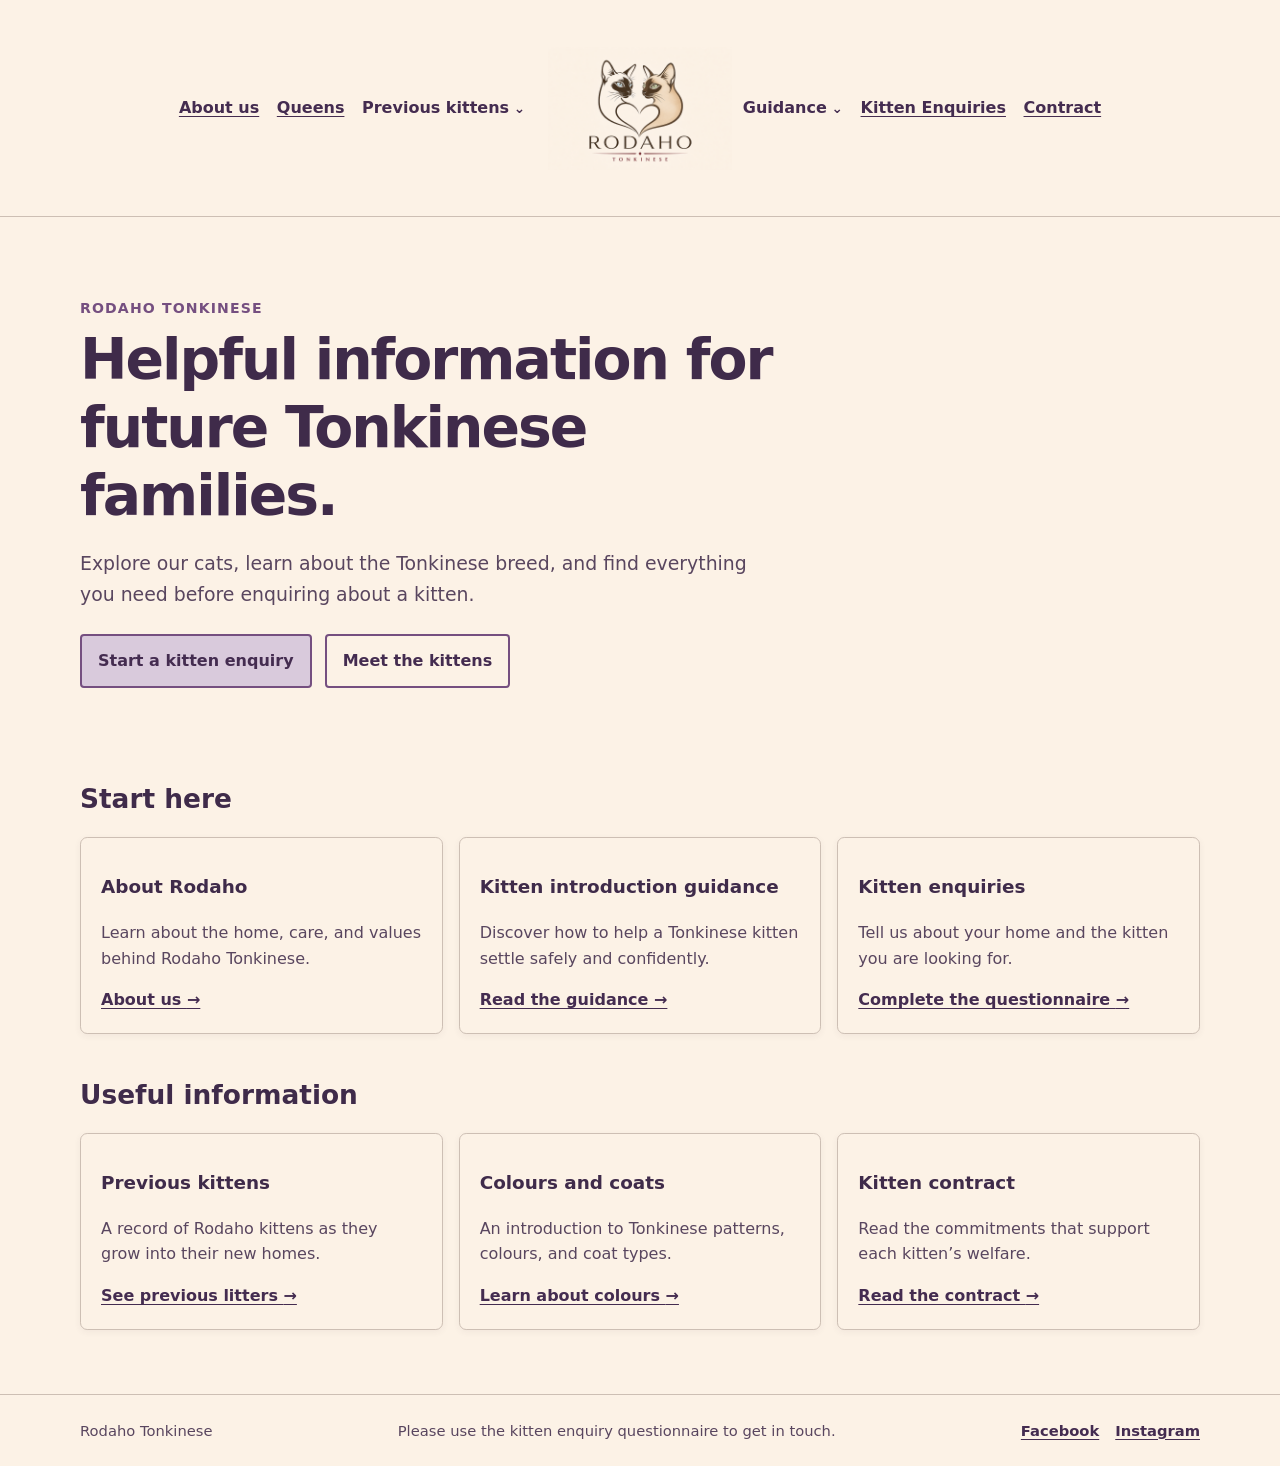
<file: index.html>
<!doctype html>
<html lang="en-GB">
<head>
  <meta charset="utf-8">
  <meta name="viewport" content="width=device-width, initial-scale=1">
  <meta name="description" content="Rodaho Tonkinese offers clear UK information for prospective Tonkinese kitten families, including care, colours, enquiries, and responsible ownership.">
  <meta name="author" content="Rodaho Tonkinese">
  <meta name="robots" content="index,follow">
  <link rel="canonical" href="https://rodaho.co.uk/">
  <meta property="og:locale" content="en_GB">
  <meta property="og:type" content="website">
  <meta property="og:site_name" content="Rodaho Tonkinese">
  <meta property="og:title" content="Rodaho Tonkinese | UK Tonkinese Kittens &amp; Breed Information">
  <meta property="og:description" content="Clear UK information for prospective Tonkinese kitten families.">
  <meta property="og:url" content="https://rodaho.co.uk/">
  <meta name="twitter:card" content="summary">
  <title>Rodaho Tonkinese | UK Tonkinese Kittens &amp; Breed Information</title>
  <link rel="stylesheet" href="styles.css">
  <script type="application/ld+json">{"@context":"https://schema.org","@graph":[{"@type":"WebSite","name":"Rodaho Tonkinese","alternateName":"Rodaho","url":"https://rodaho.co.uk/"},{"@type":"Organization","name":"Rodaho Tonkinese","url":"https://rodaho.co.uk/","sameAs":["https://www.facebook.com/RodahoTonkinese/","https://www.instagram.com/rodahotonkinese/"]}]}</script>
</head>
<body>
  <a class="skip-link" href="#main">Skip to main content</a>
  <header class="site-header">
    <div class="bar">
      <a class="brand" href="index.html">RODAHO <span>TONKINESE</span></a>
      <nav aria-label="Main navigation"><ul>
        <li><a href="about-us.html">About us</a></li><li><a href="breeding-queens.html">Queens</a></li><li><details class="nav-dropdown"><summary>Previous kittens</summary><ul><li><a href="moana-kittens.html">Moana's kittens</a></li><li><a href="nessa-kittens.html">Nessa's kittens</a></li></ul></details></li><li><details class="nav-dropdown"><summary>Guidance</summary><ul><li><a href="kitten-introductions.html">Kitten Introduction Guidance</a></li><li><a href="colours-coats.html">Colours &amp; coats</a></li></ul></details></li><li><a href="enquiry.html">Kitten Enquiries</a></li><li><a href="contract.html">Contract</a></li>
      </ul></nav>
    </div>
  </header>
  <main id="main">
    <section class="hero">
      <p class="eyebrow">Rodaho Tonkinese</p>
      <h1>Helpful information for future Tonkinese families.</h1>
      <p class="lead">Explore our cats, learn about the Tonkinese breed, and find everything you need before enquiring about a kitten.</p>
      <a class="button" href="enquiry.html">Start a kitten enquiry</a>
      <a class="button secondary" href="kitten-introductions.html">Meet the kittens</a>
    </section>
    <section aria-labelledby="start-heading">
      <h2 id="start-heading">Start here</h2>
      <div class="grid">
        <article class="card"><h3>About Rodaho</h3><p>Learn about the home, care, and values behind Rodaho Tonkinese.</p><a href="about-us.html">About us <span aria-hidden="true">→</span></a></article>
        <article class="card"><h3>Kitten introduction guidance</h3><p>Discover how to help a Tonkinese kitten settle safely and confidently.</p><a href="kitten-introductions.html">Read the guidance <span aria-hidden="true">→</span></a></article>
        <article class="card"><h3>Kitten enquiries</h3><p>Tell us about your home and the kitten you are looking for.</p><a href="enquiry.html">Complete the questionnaire <span aria-hidden="true">→</span></a></article>
      </div>
    </section>
    <section aria-labelledby="information-heading">
      <h2 id="information-heading">Useful information</h2>
      <div class="grid">
        <article class="card"><h3>Previous kittens</h3><p>A record of Rodaho kittens as they grow into their new homes.</p><a href="previous-kittens.html">See previous litters <span aria-hidden="true">→</span></a></article>
        <article class="card"><h3>Colours and coats</h3><p>An introduction to Tonkinese patterns, colours, and coat types.</p><a href="colours-coats.html">Learn about colours <span aria-hidden="true">→</span></a></article>
        <article class="card"><h3>Kitten contract</h3><p>Read the commitments that support each kitten’s welfare.</p><a href="contract.html">Read the contract <span aria-hidden="true">→</span></a></article>
      </div>
    </section>
  </main>
  <footer class="site-footer"><div class="footer-inner"><span>Rodaho Tonkinese</span><span>Please use the kitten enquiry questionnaire to get in touch.</span><span class="social-links"><a href="https://www.facebook.com/RodahoTonkinese/" rel="me noopener noreferrer" target="_blank">Facebook <span class="sr-only">(opens in a new tab)</span></a><a href="https://www.instagram.com/rodahotonkinese/" rel="me noopener noreferrer" target="_blank">Instagram <span class="sr-only">(opens in a new tab)</span></a></span></div></footer>
</body>
</html>
</file>
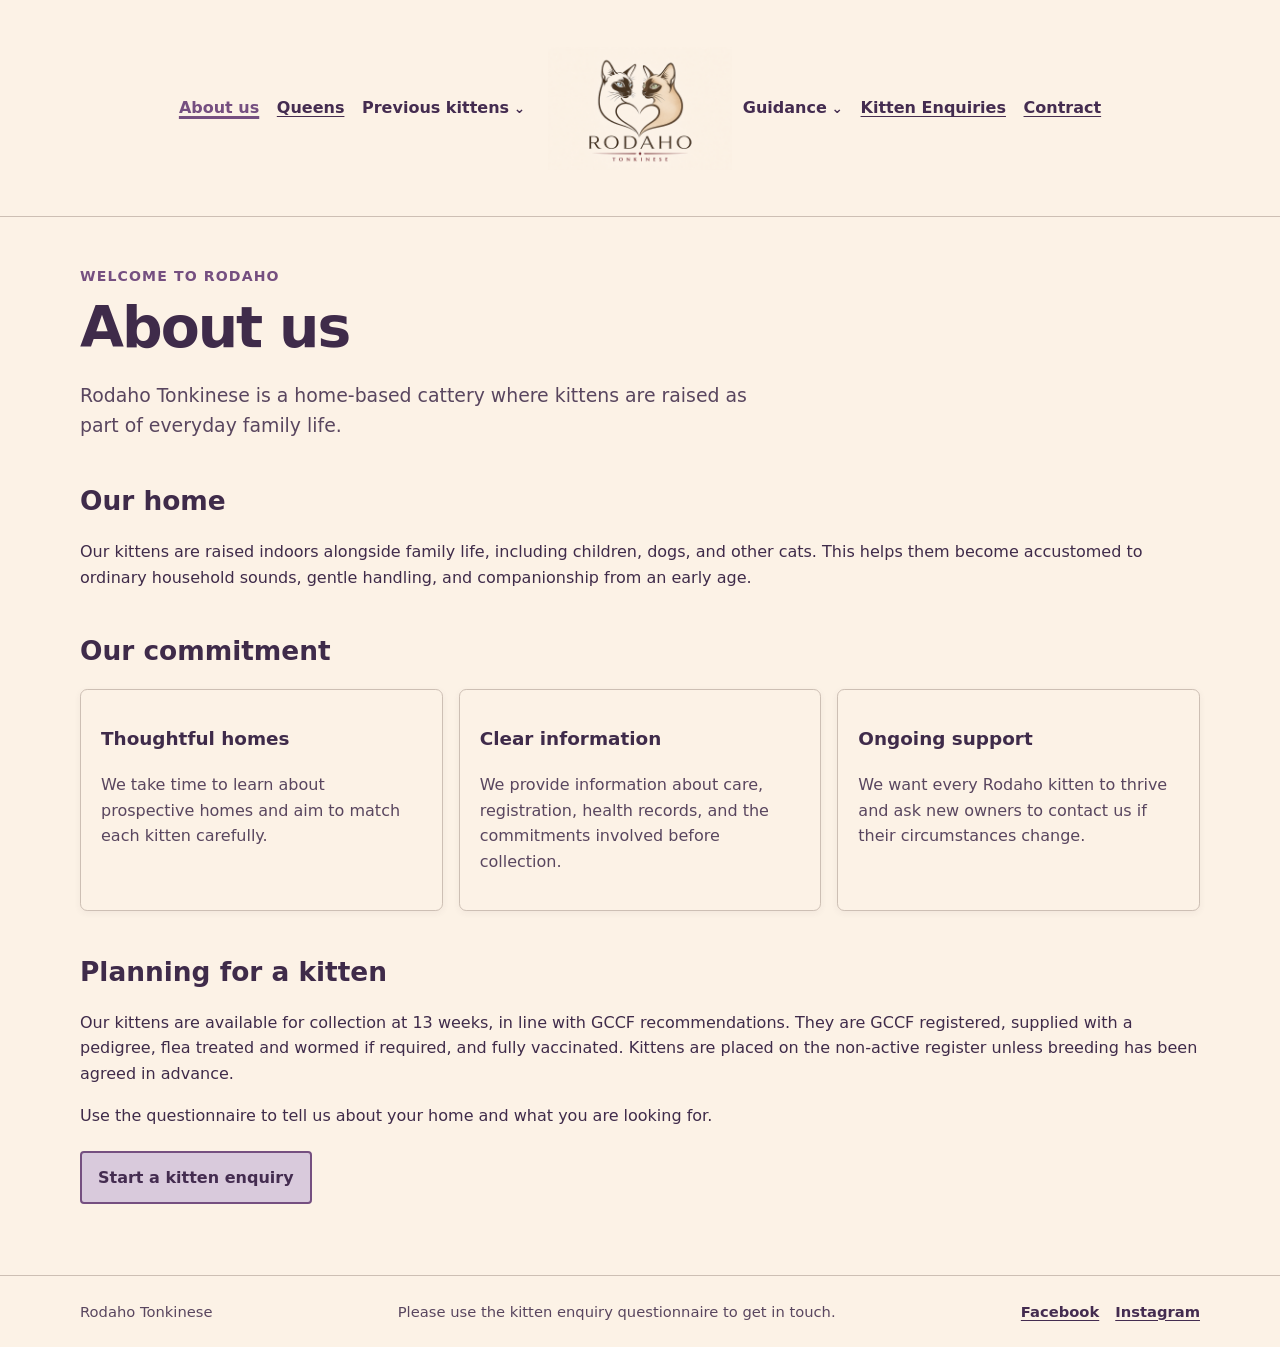
<file: about-us.html>
<!doctype html>
<html lang="en-GB">
<head><meta charset="utf-8"><meta name="viewport" content="width=device-width, initial-scale=1"><meta name="description" content="Learn about Rodaho Tonkinese, a UK home-based cattery focused on thoughtful kitten homes, clear information, and lifelong welfare."><meta name="author" content="Rodaho Tonkinese"><meta name="robots" content="index,follow"><link rel="canonical" href="https://rodaho.co.uk/about-us.html"><meta property="og:locale" content="en_GB"><meta property="og:type" content="website"><meta property="og:site_name" content="Rodaho Tonkinese"><meta property="og:title" content="About Rodaho Tonkinese | UK Home-Based Cattery"><meta property="og:description" content="Learn about the home, care, and values behind Rodaho Tonkinese."><meta property="og:url" content="https://rodaho.co.uk/about-us.html"><meta name="twitter:card" content="summary"><title>About Rodaho Tonkinese | UK Home-Based Cattery</title><link rel="stylesheet" href="styles.css"></head>
<body>
  <a class="skip-link" href="#main">Skip to main content</a>
  <header class="site-header"><div class="bar"><a class="brand" href="index.html">RODAHO <span>TONKINESE</span></a><nav aria-label="Main navigation"><ul><li><a aria-current="page" href="about-us.html">About us</a></li><li><a href="breeding-queens.html">Queens</a></li><li><details class="nav-dropdown"><summary>Previous kittens</summary><ul><li><a href="moana-kittens.html">Moana's kittens</a></li><li><a href="nessa-kittens.html">Nessa's kittens</a></li></ul></details></li><li><details class="nav-dropdown"><summary>Guidance</summary><ul><li><a href="kitten-introductions.html">Kitten Introduction Guidance</a></li><li><a href="colours-coats.html">Colours &amp; coats</a></li></ul></details></li><li><a href="enquiry.html">Kitten Enquiries</a></li><li><a href="contract.html">Contract</a></li></ul></nav></div></header>
  <main id="main">
    <p class="eyebrow">Welcome to Rodaho</p><h1>About us</h1>
    <p class="lead">Rodaho Tonkinese is a home-based cattery where kittens are raised as part of everyday family life.</p>
    <section><h2>Our home</h2><p>Our kittens are raised indoors alongside family life, including children, dogs, and other cats. This helps them become accustomed to ordinary household sounds, gentle handling, and companionship from an early age.</p></section>
    <section><h2>Our commitment</h2><div class="grid"><article class="card"><h3>Thoughtful homes</h3><p>We take time to learn about prospective homes and aim to match each kitten carefully.</p></article><article class="card"><h3>Clear information</h3><p>We provide information about care, registration, health records, and the commitments involved before collection.</p></article><article class="card"><h3>Ongoing support</h3><p>We want every Rodaho kitten to thrive and ask new owners to contact us if their circumstances change.</p></article></div></section>
    <section><h2>Planning for a kitten</h2><p>Our kittens are available for collection at 13 weeks, in line with GCCF recommendations. They are GCCF registered, supplied with a pedigree, flea treated and wormed if required, and fully vaccinated. Kittens are placed on the non-active register unless breeding has been agreed in advance.</p><p>Use the questionnaire to tell us about your home and what you are looking for.</p><a class="button" href="enquiry.html">Start a kitten enquiry</a></section>
  </main>
  <footer class="site-footer"><div class="footer-inner"><span>Rodaho Tonkinese</span><span>Please use the kitten enquiry questionnaire to get in touch.</span><span class="social-links"><a href="https://www.facebook.com/RodahoTonkinese/" rel="me noopener noreferrer" target="_blank">Facebook <span class="sr-only">(opens in a new tab)</span></a><a href="https://www.instagram.com/rodahotonkinese/" rel="me noopener noreferrer" target="_blank">Instagram <span class="sr-only">(opens in a new tab)</span></a></span></div></footer>
</body>
</html>
</file>
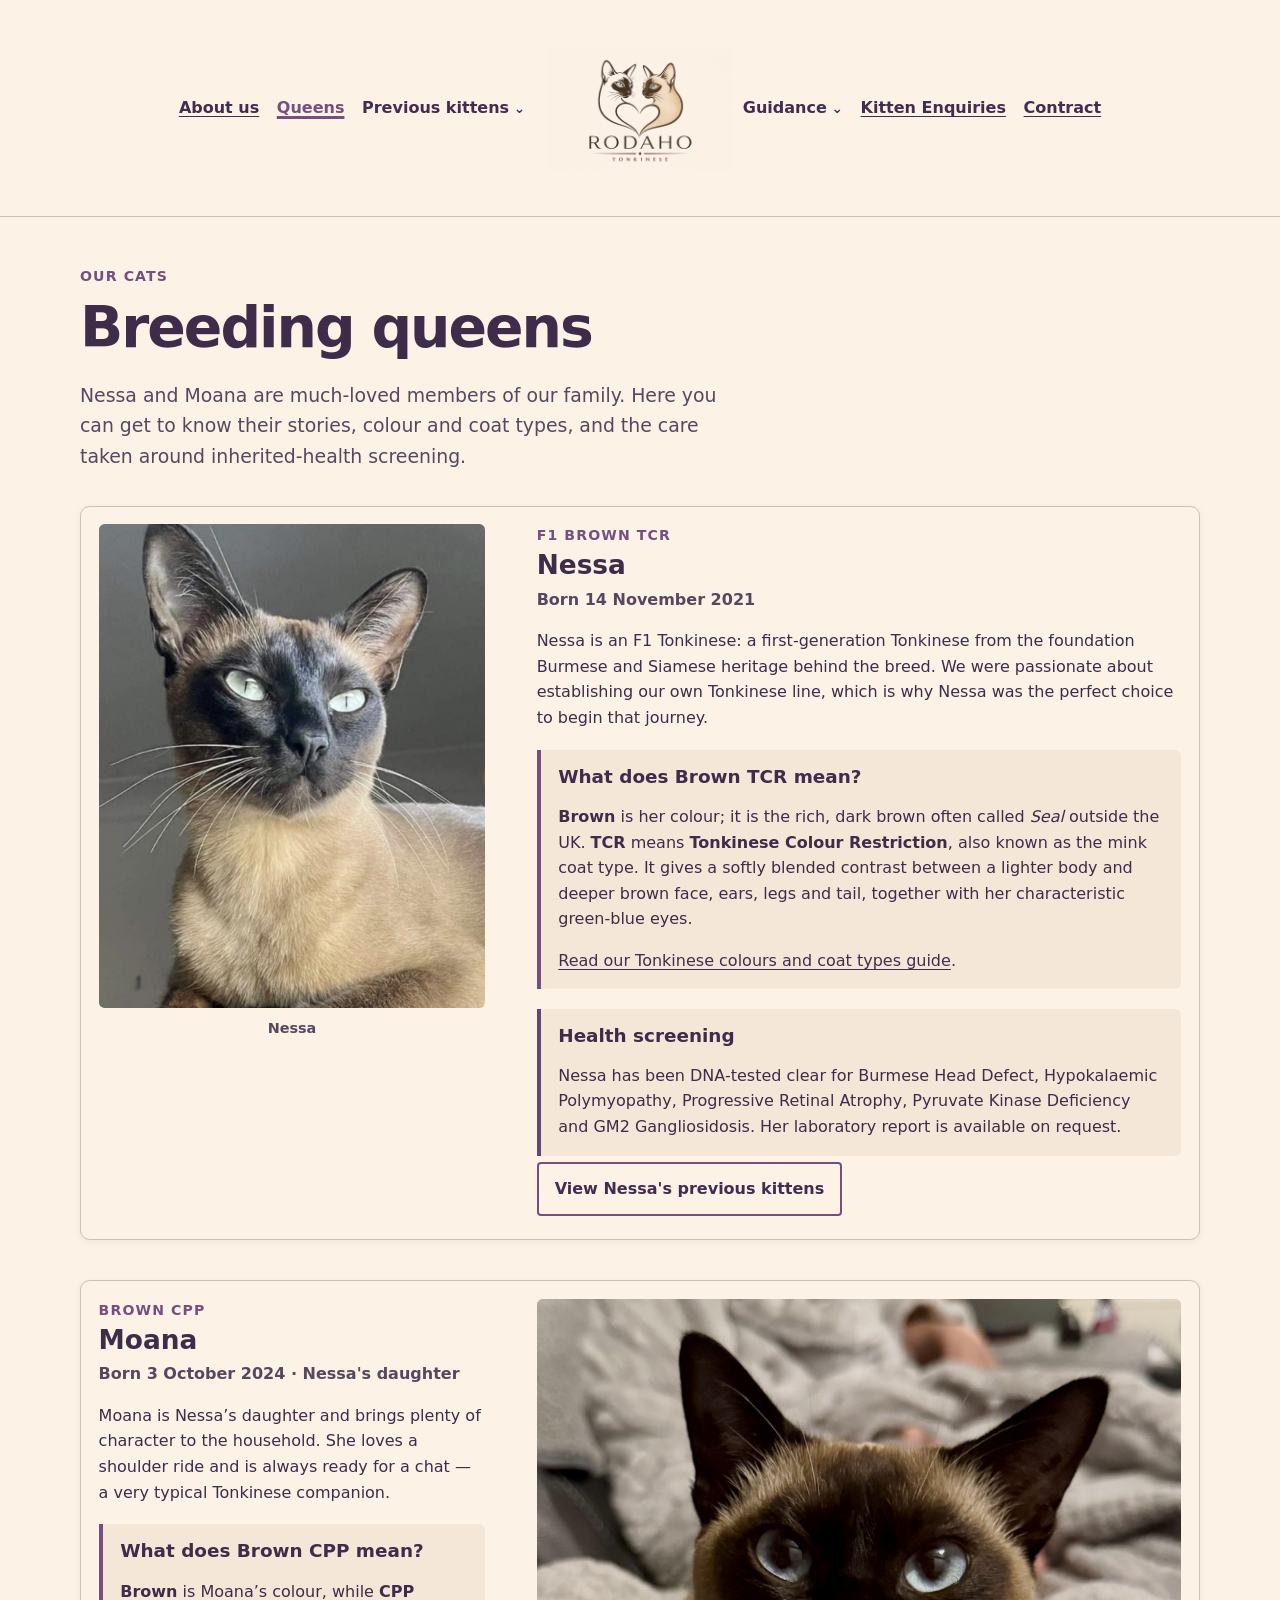
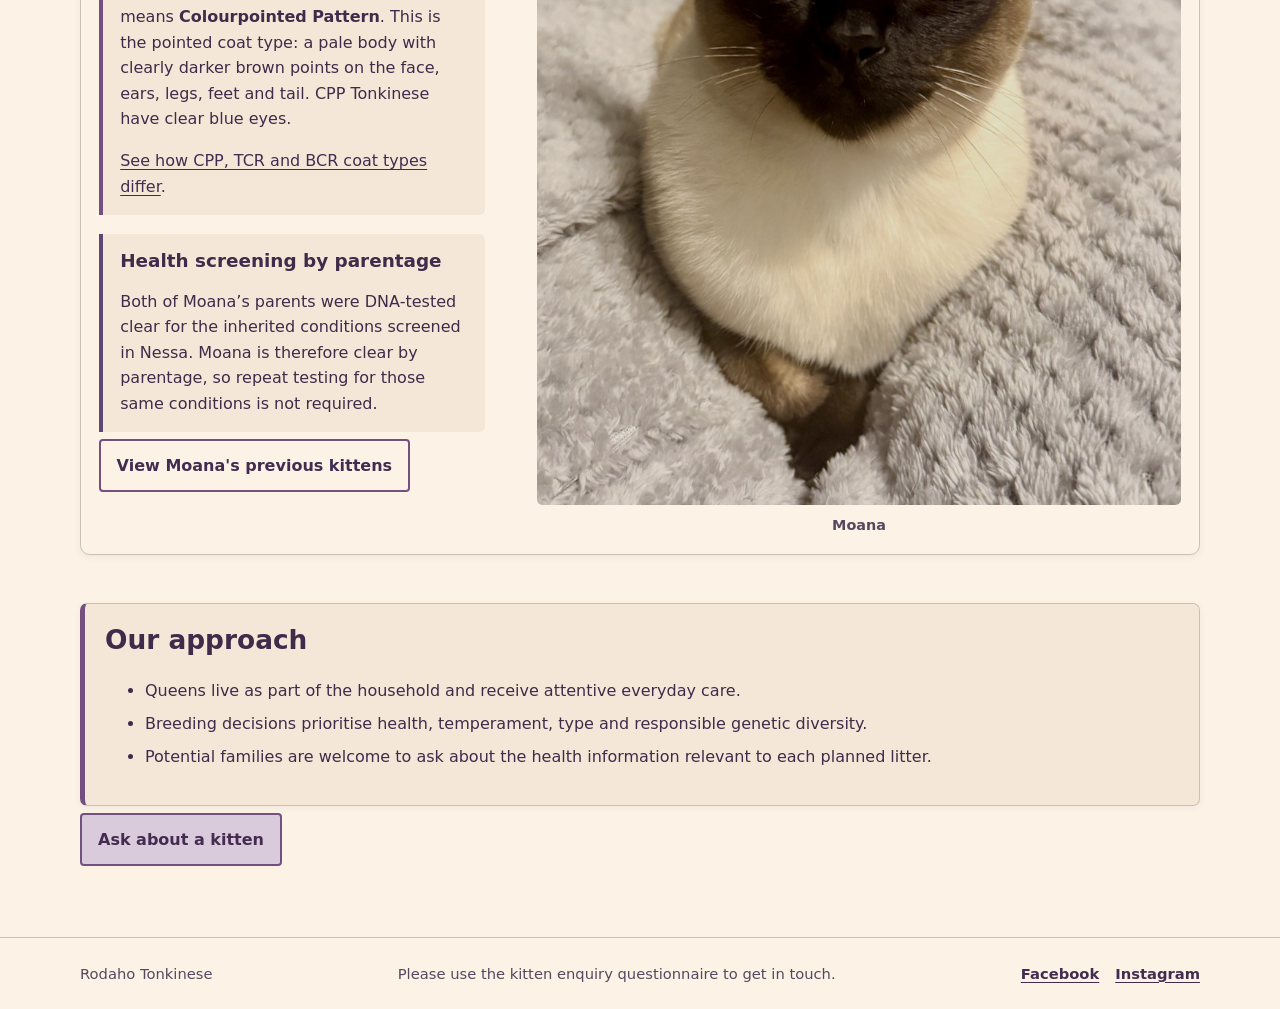
<file: breeding-queens.html>
<!doctype html>
<html lang="en-GB">
<head>
  <meta charset="utf-8">
  <meta name="viewport" content="width=device-width, initial-scale=1">
  <meta name="description" content="Meet Nessa and Moana, the breeding queens at Rodaho Tonkinese, and learn about their colour, coat type, temperament and health screening.">
  <meta name="author" content="Rodaho Tonkinese">
  <meta name="robots" content="index,follow">
  <link rel="canonical" href="https://rodaho.co.uk/breeding-queens.html">
  <meta property="og:locale" content="en_GB">
  <meta property="og:type" content="website">
  <meta property="og:site_name" content="Rodaho Tonkinese">
  <meta property="og:title" content="Breeding Queens | Rodaho Tonkinese">
  <meta property="og:description" content="Meet Nessa and Moana, the breeding queens at Rodaho Tonkinese.">
  <meta property="og:url" content="https://rodaho.co.uk/breeding-queens.html">
  <meta name="twitter:card" content="summary">
  <title>Breeding Queens | Rodaho Tonkinese</title>
  <link rel="stylesheet" href="styles.css">
</head>
<body>
  <a class="skip-link" href="#main">Skip to main content</a>
  <header class="site-header"><div class="bar"><a class="brand" href="index.html">RODAHO <span>TONKINESE</span></a><nav aria-label="Main navigation"><ul><li><a href="about-us.html">About us</a></li><li><a aria-current="page" href="breeding-queens.html">Queens</a></li><li><details class="nav-dropdown"><summary>Previous kittens</summary><ul><li><a href="moana-kittens.html">Moana's kittens</a></li><li><a href="nessa-kittens.html">Nessa's kittens</a></li></ul></details></li><li><details class="nav-dropdown"><summary>Guidance</summary><ul><li><a href="kitten-introductions.html">Kitten Introduction Guidance</a></li><li><a href="colours-coats.html">Colours &amp; coats</a></li></ul></details></li><li><a href="enquiry.html">Kitten Enquiries</a></li><li><a href="contract.html">Contract</a></li></ul></nav></div></header>

  <main id="main">
    <p class="eyebrow">Our cats</p>
    <h1>Breeding queens</h1>
    <p class="lead">Nessa and Moana are much-loved members of our family. Here you can get to know their stories, colour and coat types, and the care taken around inherited-health screening.</p>

    <section class="queen-profiles" aria-label="Meet our breeding queens">
      <article class="queen-profile" id="nessa">
        <figure class="queen-photo"><img src="assets/queens/nessa.jpg" alt="Nessa, a brown Tonkinese mink, with pale green eyes and a warm cream-brown coat"><figcaption>Nessa</figcaption></figure>
        <div class="queen-copy">
          <p class="eyebrow">F1 Brown TCR</p>
          <h2>Nessa</h2>
          <p class="queen-fact">Born 14 November 2021</p>
          <p>Nessa is an F1 Tonkinese: a first-generation Tonkinese from the foundation Burmese and Siamese heritage behind the breed. We were passionate about establishing our own Tonkinese line, which is why Nessa was the perfect choice to begin that journey.</p>
          <div class="queen-detail">
            <h3>What does Brown TCR mean?</h3>
            <p><strong>Brown</strong> is her colour; it is the rich, dark brown often called <em>Seal</em> outside the UK. <strong>TCR</strong> means <strong>Tonkinese Colour Restriction</strong>, also known as the mink coat type. It gives a softly blended contrast between a lighter body and deeper brown face, ears, legs and tail, together with her characteristic green-blue eyes.</p>
            <p><a href="colours-coats.html">Read our Tonkinese colours and coat types guide</a>.</p>
          </div>
          <div class="queen-detail health-detail">
            <h3>Health screening</h3>
            <p>Nessa has been DNA-tested clear for Burmese Head Defect, Hypokalaemic Polymyopathy, Progressive Retinal Atrophy, Pyruvate Kinase Deficiency and GM2 Gangliosidosis. Her laboratory report is available on request.</p>
          </div>
          <a class="button secondary" href="nessa-kittens.html">View Nessa's previous kittens</a>
        </div>
      </article>

      <article class="queen-profile queen-profile-reverse" id="moana">
        <figure class="queen-photo"><img src="assets/queens/moana.jpg" alt="Moana, a brown pointed Tonkinese with blue eyes, relaxing on a soft grey blanket"><figcaption>Moana</figcaption></figure>
        <div class="queen-copy">
          <p class="eyebrow">Brown CPP</p>
          <h2>Moana</h2>
          <p class="queen-fact">Born 3 October 2024 · Nessa's daughter</p>
          <p>Moana is Nessa’s daughter and brings plenty of character to the household. She loves a shoulder ride and is always ready for a chat — a very typical Tonkinese companion.</p>
          <div class="queen-detail">
            <h3>What does Brown CPP mean?</h3>
            <p><strong>Brown</strong> is Moana’s colour, while <strong>CPP</strong> means <strong>Colourpointed Pattern</strong>. This is the pointed coat type: a pale body with clearly darker brown points on the face, ears, legs, feet and tail. CPP Tonkinese have clear blue eyes.</p>
            <p><a href="colours-coats.html">See how CPP, TCR and BCR coat types differ</a>.</p>
          </div>
          <div class="queen-detail health-detail">
            <h3>Health screening by parentage</h3>
            <p>Both of Moana’s parents were DNA-tested clear for the inherited conditions screened in Nessa. Moana is therefore clear by parentage, so repeat testing for those same conditions is not required.</p>
          </div>
          <a class="button secondary" href="moana-kittens.html">View Moana's previous kittens</a>
        </div>
      </article>
    </section>

    <section class="notice" aria-labelledby="our-approach">
      <h2 id="our-approach">Our approach</h2>
      <ul class="list-tight"><li>Queens live as part of the household and receive attentive everyday care.</li><li>Breeding decisions prioritise health, temperament, type and responsible genetic diversity.</li><li>Potential families are welcome to ask about the health information relevant to each planned litter.</li></ul>
    </section>
    <a class="button" href="enquiry.html">Ask about a kitten</a>
  </main>

  <footer class="site-footer"><div class="footer-inner"><span>Rodaho Tonkinese</span><span>Please use the kitten enquiry questionnaire to get in touch.</span><span class="social-links"><a href="https://www.facebook.com/RodahoTonkinese/" rel="me noopener noreferrer" target="_blank">Facebook <span class="sr-only">(opens in a new tab)</span></a><a href="https://www.instagram.com/rodahotonkinese/" rel="me noopener noreferrer" target="_blank">Instagram <span class="sr-only">(opens in a new tab)</span></a></span></div></footer>
</body>
</html>
</file>
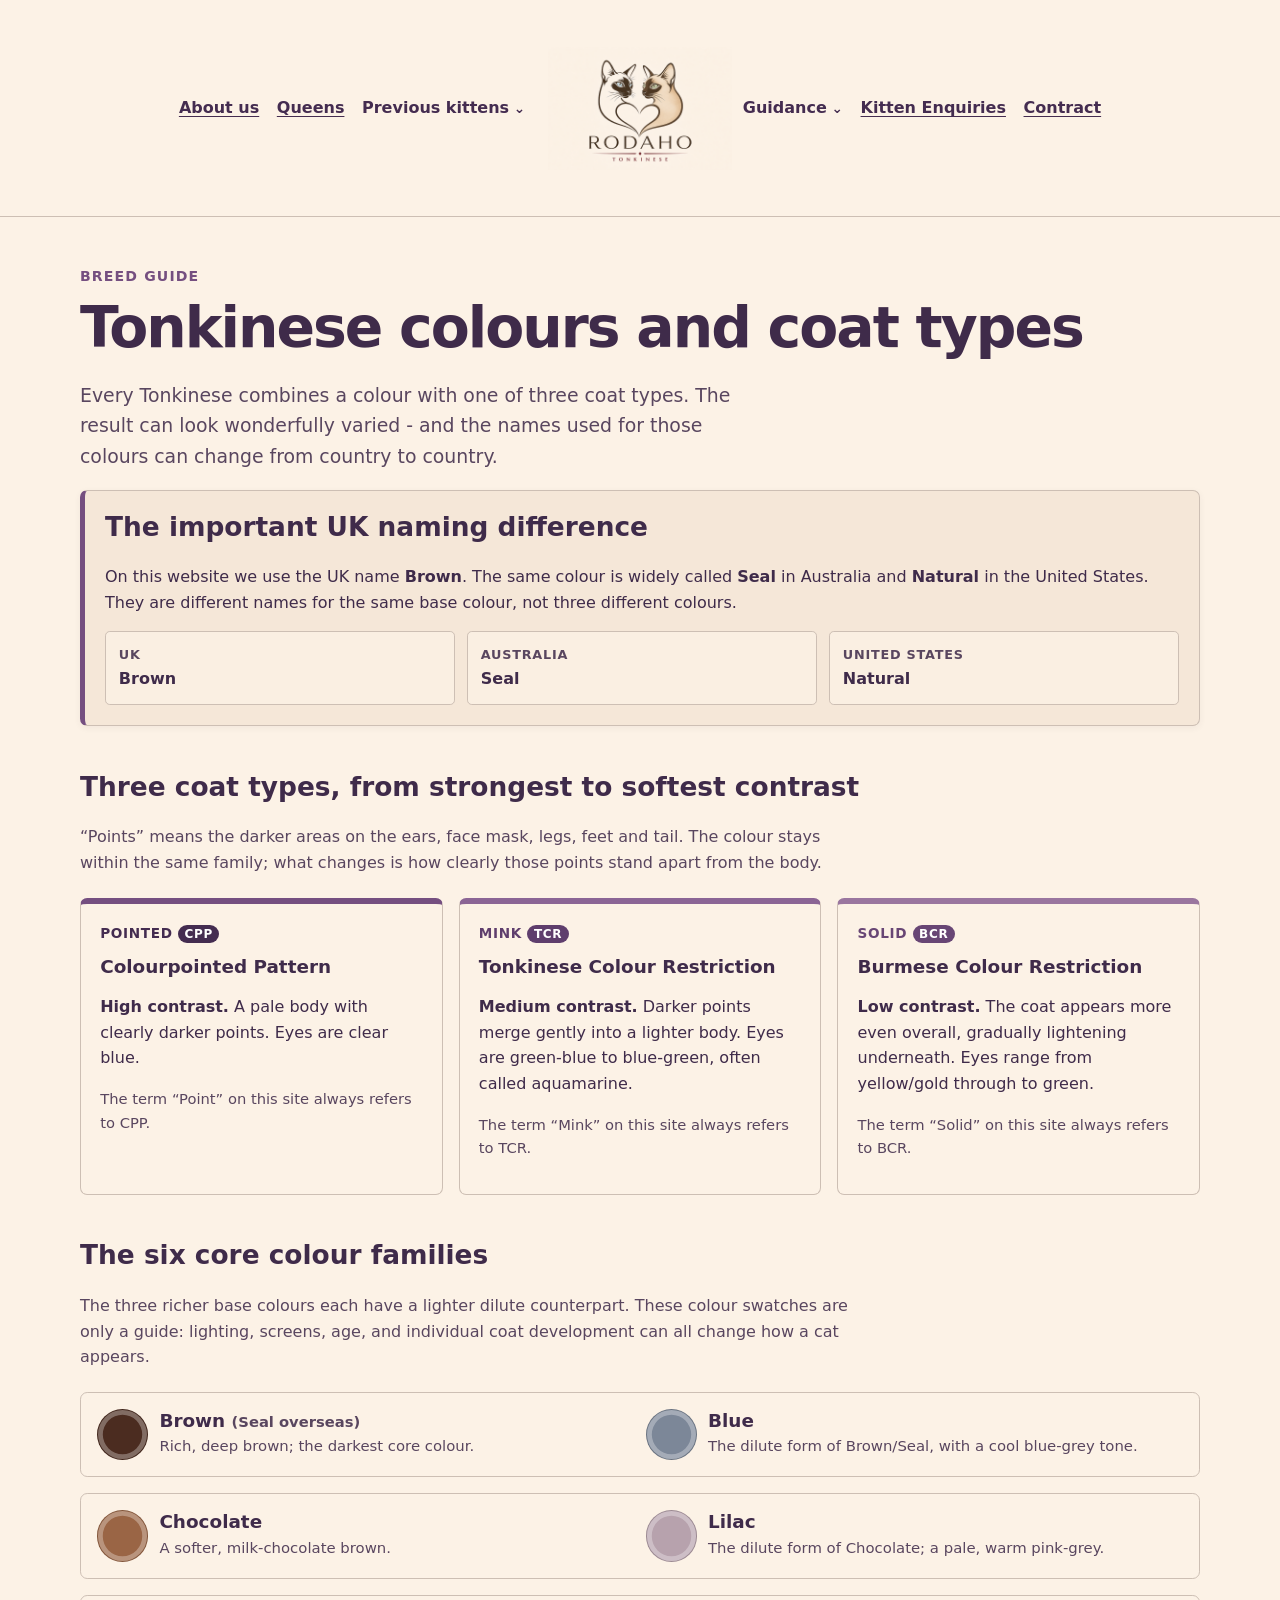
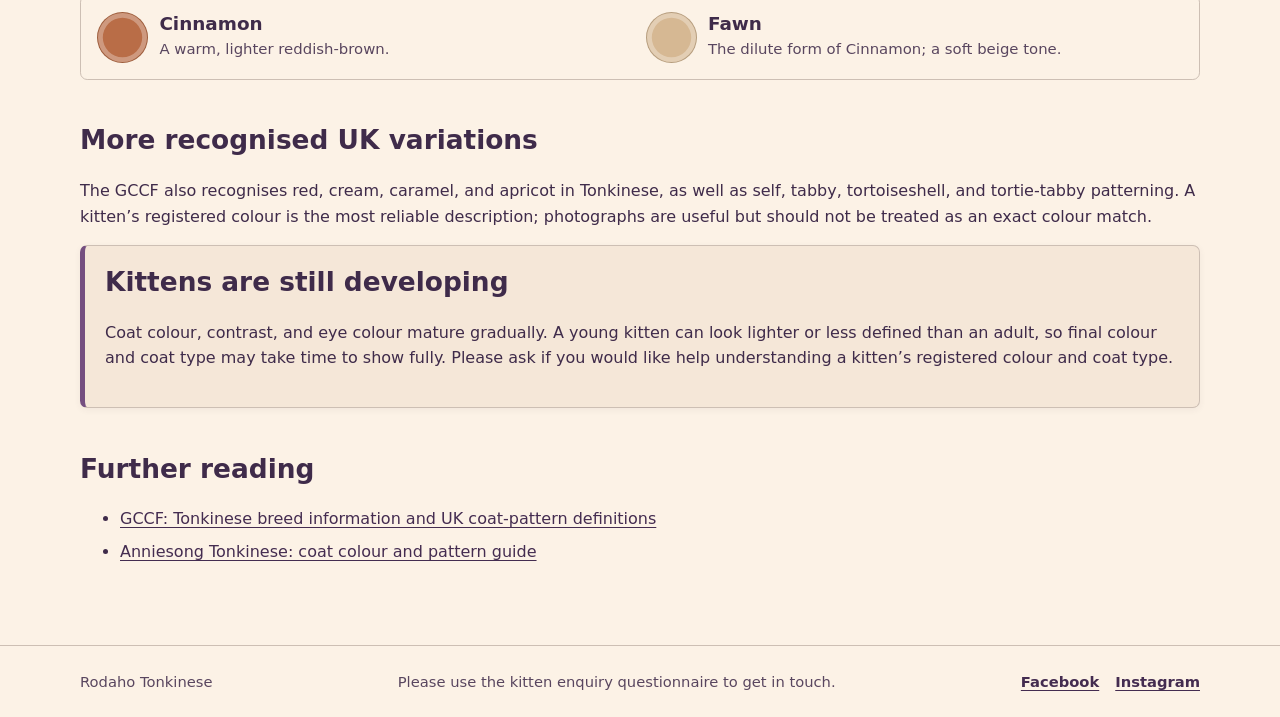
<file: colours-coats.html>
<!doctype html>
<html lang="en-GB">
<head>
  <meta charset="utf-8">
  <meta name="viewport" content="width=device-width, initial-scale=1">
  <meta name="description" content="A clear UK guide to Tonkinese colours, coat types, CPP, TCR and BCR, including the Brown and Seal naming difference.">
  <meta name="author" content="Rodaho Tonkinese">
  <meta name="robots" content="index,follow">
  <link rel="canonical" href="https://rodaho.co.uk/colours-coats.html">
  <meta property="og:locale" content="en_GB"><meta property="og:type" content="website"><meta property="og:site_name" content="Rodaho Tonkinese"><meta property="og:title" content="Tonkinese Colours &amp; Coat Types | UK Guide"><meta property="og:description" content="A clear UK guide to Tonkinese colours, coat types, CPP, TCR and BCR."><meta property="og:url" content="https://rodaho.co.uk/colours-coats.html"><meta name="twitter:card" content="summary">
  <title>Tonkinese Colours &amp; Coat Types | UK Guide | Rodaho</title>
  <link rel="stylesheet" href="styles.css">
</head>
<body>
  <a class="skip-link" href="#main">Skip to main content</a>
  <header class="site-header"><div class="bar"><a class="brand" href="index.html">RODAHO <span>TONKINESE</span></a><nav aria-label="Main navigation"><ul><li><a href="about-us.html">About us</a></li><li><a href="breeding-queens.html">Queens</a></li><li><details class="nav-dropdown"><summary>Previous kittens</summary><ul><li><a href="moana-kittens.html">Moana's kittens</a></li><li><a href="nessa-kittens.html">Nessa's kittens</a></li></ul></details></li><li><details class="nav-dropdown"><summary>Guidance</summary><ul><li><a href="kitten-introductions.html">Kitten Introduction Guidance</a></li><li><a aria-current="page" href="colours-coats.html">Colours &amp; coats</a></li></ul></details></li><li><a href="enquiry.html">Kitten Enquiries</a></li><li><a href="contract.html">Contract</a></li></ul></nav></div></header>
  <main id="main">
    <p class="eyebrow">Breed guide</p>
    <h1>Tonkinese colours and coat types</h1>
    <p class="lead">Every Tonkinese combines a colour with one of three coat types. The result can look wonderfully varied - and the names used for those colours can change from country to country.</p>

    <section class="notice" aria-labelledby="uk-names">
      <h2 id="uk-names">The important UK naming difference</h2>
      <p>On this website we use the UK name <strong>Brown</strong>. The same colour is widely called <strong>Seal</strong> in Australia and <strong>Natural</strong> in the United States. They are different names for the same base colour, not three different colours.</p>
      <div class="term-grid" aria-label="International names for the brown or seal colour"><div><strong>UK</strong><span>Brown</span></div><div><strong>Australia</strong><span>Seal</span></div><div><strong>United States</strong><span>Natural</span></div></div>
    </section>

    <section aria-labelledby="coat-types">
      <h2 id="coat-types">Three coat types, from strongest to softest contrast</h2>
      <p class="section-intro">“Points” means the darker areas on the ears, face mask, legs, feet and tail. The colour stays within the same family; what changes is how clearly those points stand apart from the body.</p>
      <div class="coat-overview">
        <article class="pattern-card pointed"><p class="pattern-label">Pointed <span>CPP</span></p><h3>Colourpointed Pattern</h3><p><strong>High contrast.</strong> A pale body with clearly darker points. Eyes are clear blue.</p><p class="helper">The term “Point” on this site always refers to CPP.</p></article>
        <article class="pattern-card mink"><p class="pattern-label">Mink <span>TCR</span></p><h3>Tonkinese Colour Restriction</h3><p><strong>Medium contrast.</strong> Darker points merge gently into a lighter body. Eyes are green-blue to blue-green, often called aquamarine.</p><p class="helper">The term “Mink” on this site always refers to TCR.</p></article>
        <article class="pattern-card solid"><p class="pattern-label">Solid <span>BCR</span></p><h3>Burmese Colour Restriction</h3><p><strong>Low contrast.</strong> The coat appears more even overall, gradually lightening underneath. Eyes range from yellow/gold through to green.</p><p class="helper">The term “Solid” on this site always refers to BCR.</p></article>
      </div>
    </section>

    <section aria-labelledby="base-colours">
      <h2 id="base-colours">The six core colour families</h2>
      <p class="section-intro">The three richer base colours each have a lighter dilute counterpart. These colour swatches are only a guide: lighting, screens, age, and individual coat development can all change how a cat appears.</p>
      <div class="colour-pair-grid">
        <article class="colour-pair"><span class="colour-swatch brown" aria-hidden="true"></span><div><h3>Brown <span class="helper">(Seal overseas)</span></h3><p>Rich, deep brown; the darkest core colour.</p></div><span class="colour-swatch blue" aria-hidden="true"></span><div><h3>Blue</h3><p>The dilute form of Brown/Seal, with a cool blue-grey tone.</p></div></article>
        <article class="colour-pair"><span class="colour-swatch chocolate" aria-hidden="true"></span><div><h3>Chocolate</h3><p>A softer, milk-chocolate brown.</p></div><span class="colour-swatch lilac" aria-hidden="true"></span><div><h3>Lilac</h3><p>The dilute form of Chocolate; a pale, warm pink-grey.</p></div></article>
        <article class="colour-pair"><span class="colour-swatch cinnamon" aria-hidden="true"></span><div><h3>Cinnamon</h3><p>A warm, lighter reddish-brown.</p></div><span class="colour-swatch fawn" aria-hidden="true"></span><div><h3>Fawn</h3><p>The dilute form of Cinnamon; a soft beige tone.</p></div></article>
      </div>
    </section>

    <section aria-labelledby="other-colours">
      <h2 id="other-colours">More recognised UK variations</h2>
      <p>The GCCF also recognises red, cream, caramel, and apricot in Tonkinese, as well as self, tabby, tortoiseshell, and tortie-tabby patterning. A kitten’s registered colour is the most reliable description; photographs are useful but should not be treated as an exact colour match.</p>
    </section>

    <section class="notice" aria-labelledby="development">
      <h2 id="development">Kittens are still developing</h2>
      <p>Coat colour, contrast, and eye colour mature gradually. A young kitten can look lighter or less defined than an adult, so final colour and coat type may take time to show fully. Please ask if you would like help understanding a kitten’s registered colour and coat type.</p>
    </section>

    <section aria-labelledby="sources"><h2 id="sources">Further reading</h2><ul class="list-tight"><li><a href="https://www.gccfcats.org/getting-a-cat/choosing/cat-breeds/tonkinese/">GCCF: Tonkinese breed information and UK coat-pattern definitions</a></li><li><a href="https://www.anniesongtonkinese.com/page/coat-colour-and-pattern/">Anniesong Tonkinese: coat colour and pattern guide</a></li></ul></section>
  </main>
  <footer class="site-footer"><div class="footer-inner"><span>Rodaho Tonkinese</span><span>Please use the kitten enquiry questionnaire to get in touch.</span><span class="social-links"><a href="https://www.facebook.com/RodahoTonkinese/" rel="me noopener noreferrer" target="_blank">Facebook <span class="sr-only">(opens in a new tab)</span></a><a href="https://www.instagram.com/rodahotonkinese/" rel="me noopener noreferrer" target="_blank">Instagram <span class="sr-only">(opens in a new tab)</span></a></span></div></footer>
</body>
</html>
</file>
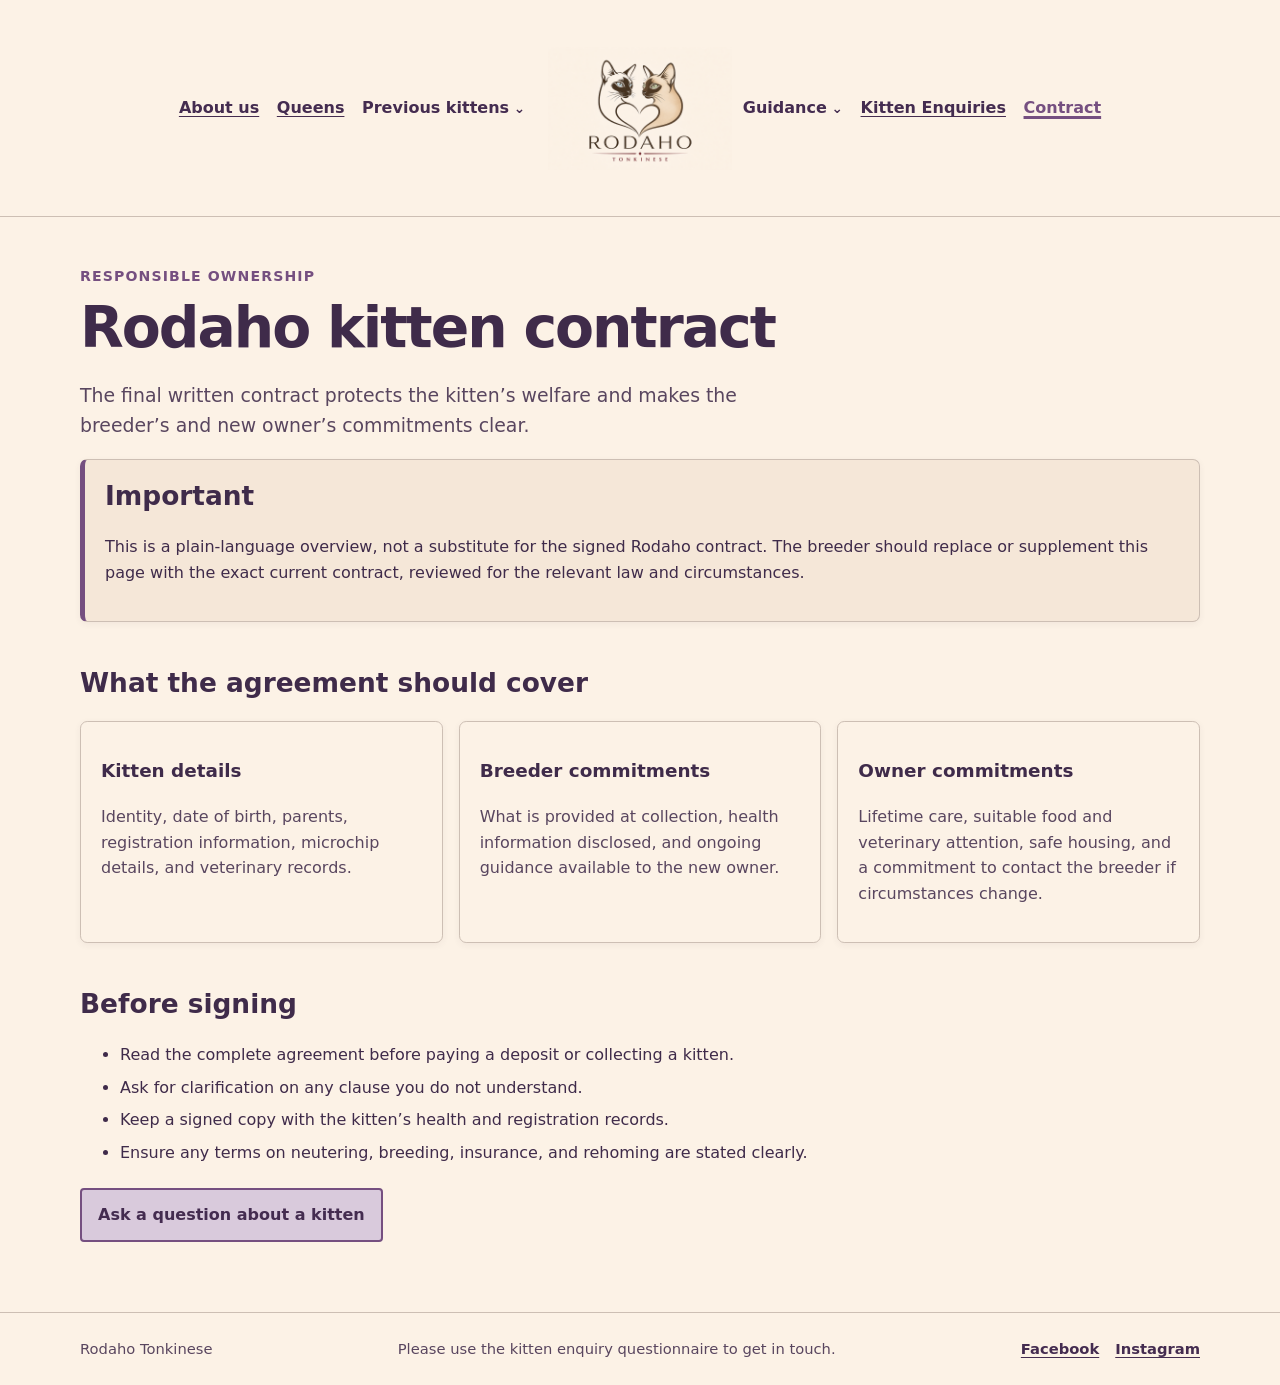
<file: contract.html>
<!doctype html><html lang="en-GB"><head><meta charset="utf-8"><meta name="viewport" content="width=device-width, initial-scale=1"><meta name="description" content="Read the Rodaho Kitten Contract overview and understand the commitments that support responsible Tonkinese ownership."><meta name="author" content="Rodaho Tonkinese"><meta name="robots" content="index,follow"><link rel="canonical" href="https://rodaho.co.uk/contract.html"><meta property="og:locale" content="en_GB"><meta property="og:type" content="website"><meta property="og:site_name" content="Rodaho Tonkinese"><meta property="og:title" content="Rodaho Kitten Contract | Responsible Tonkinese Ownership"><meta property="og:description" content="Understand the commitments that support responsible Tonkinese ownership."><meta property="og:url" content="https://rodaho.co.uk/contract.html"><meta name="twitter:card" content="summary"><title>Rodaho Kitten Contract | Responsible Tonkinese Ownership</title><link rel="stylesheet" href="styles.css"></head><body>
<a class="skip-link" href="#main">Skip to main content</a><header class="site-header"><div class="bar"><a class="brand" href="index.html">RODAHO <span>TONKINESE</span></a><nav aria-label="Main navigation"><ul><li><a href="about-us.html">About us</a></li><li><a href="breeding-queens.html">Queens</a></li><li><details class="nav-dropdown"><summary>Previous kittens</summary><ul><li><a href="moana-kittens.html">Moana's kittens</a></li><li><a href="nessa-kittens.html">Nessa's kittens</a></li></ul></details></li><li><details class="nav-dropdown"><summary>Guidance</summary><ul><li><a href="kitten-introductions.html">Kitten Introduction Guidance</a></li><li><a href="colours-coats.html">Colours &amp; coats</a></li></ul></details></li><li><a href="enquiry.html">Kitten Enquiries</a></li><li><a aria-current="page" href="contract.html">Contract</a></li></ul></nav></div></header>
<main id="main"><p class="eyebrow">Responsible ownership</p><h1>Rodaho kitten contract</h1><p class="lead">The final written contract protects the kitten’s welfare and makes the breeder’s and new owner’s commitments clear.</p><div class="notice"><h2>Important</h2><p>This is a plain-language overview, not a substitute for the signed Rodaho contract. The breeder should replace or supplement this page with the exact current contract, reviewed for the relevant law and circumstances.</p></div><section><h2>What the agreement should cover</h2><div class="grid"><article class="card"><h3>Kitten details</h3><p>Identity, date of birth, parents, registration information, microchip details, and veterinary records.</p></article><article class="card"><h3>Breeder commitments</h3><p>What is provided at collection, health information disclosed, and ongoing guidance available to the new owner.</p></article><article class="card"><h3>Owner commitments</h3><p>Lifetime care, suitable food and veterinary attention, safe housing, and a commitment to contact the breeder if circumstances change.</p></article></div></section><section><h2>Before signing</h2><ul class="list-tight"><li>Read the complete agreement before paying a deposit or collecting a kitten.</li><li>Ask for clarification on any clause you do not understand.</li><li>Keep a signed copy with the kitten’s health and registration records.</li><li>Ensure any terms on neutering, breeding, insurance, and rehoming are stated clearly.</li></ul></section><a class="button" href="enquiry.html">Ask a question about a kitten</a></main><footer class="site-footer"><div class="footer-inner"><span>Rodaho Tonkinese</span><span>Please use the kitten enquiry questionnaire to get in touch.</span><span class="social-links"><a href="https://www.facebook.com/RodahoTonkinese/" rel="me noopener noreferrer" target="_blank">Facebook <span class="sr-only">(opens in a new tab)</span></a><a href="https://www.instagram.com/rodahotonkinese/" rel="me noopener noreferrer" target="_blank">Instagram <span class="sr-only">(opens in a new tab)</span></a></span></div></footer></body></html>
</file>
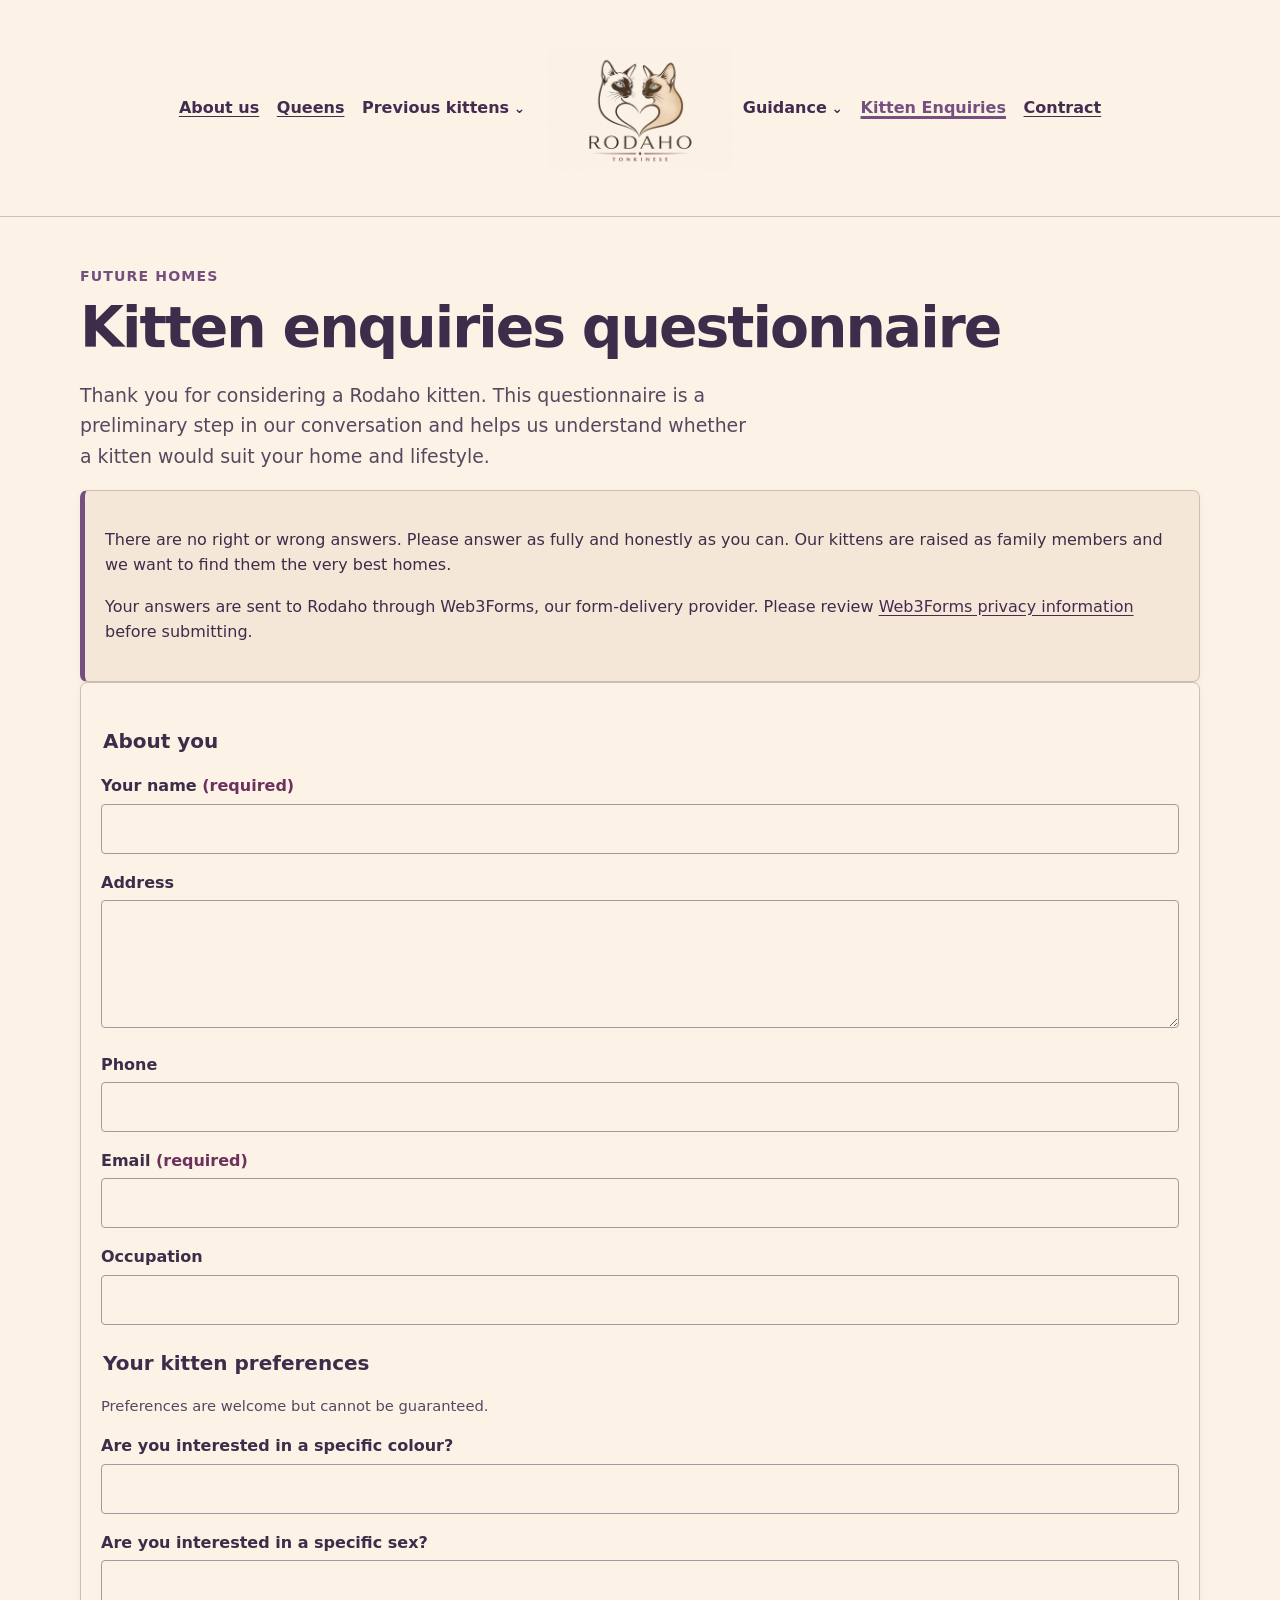
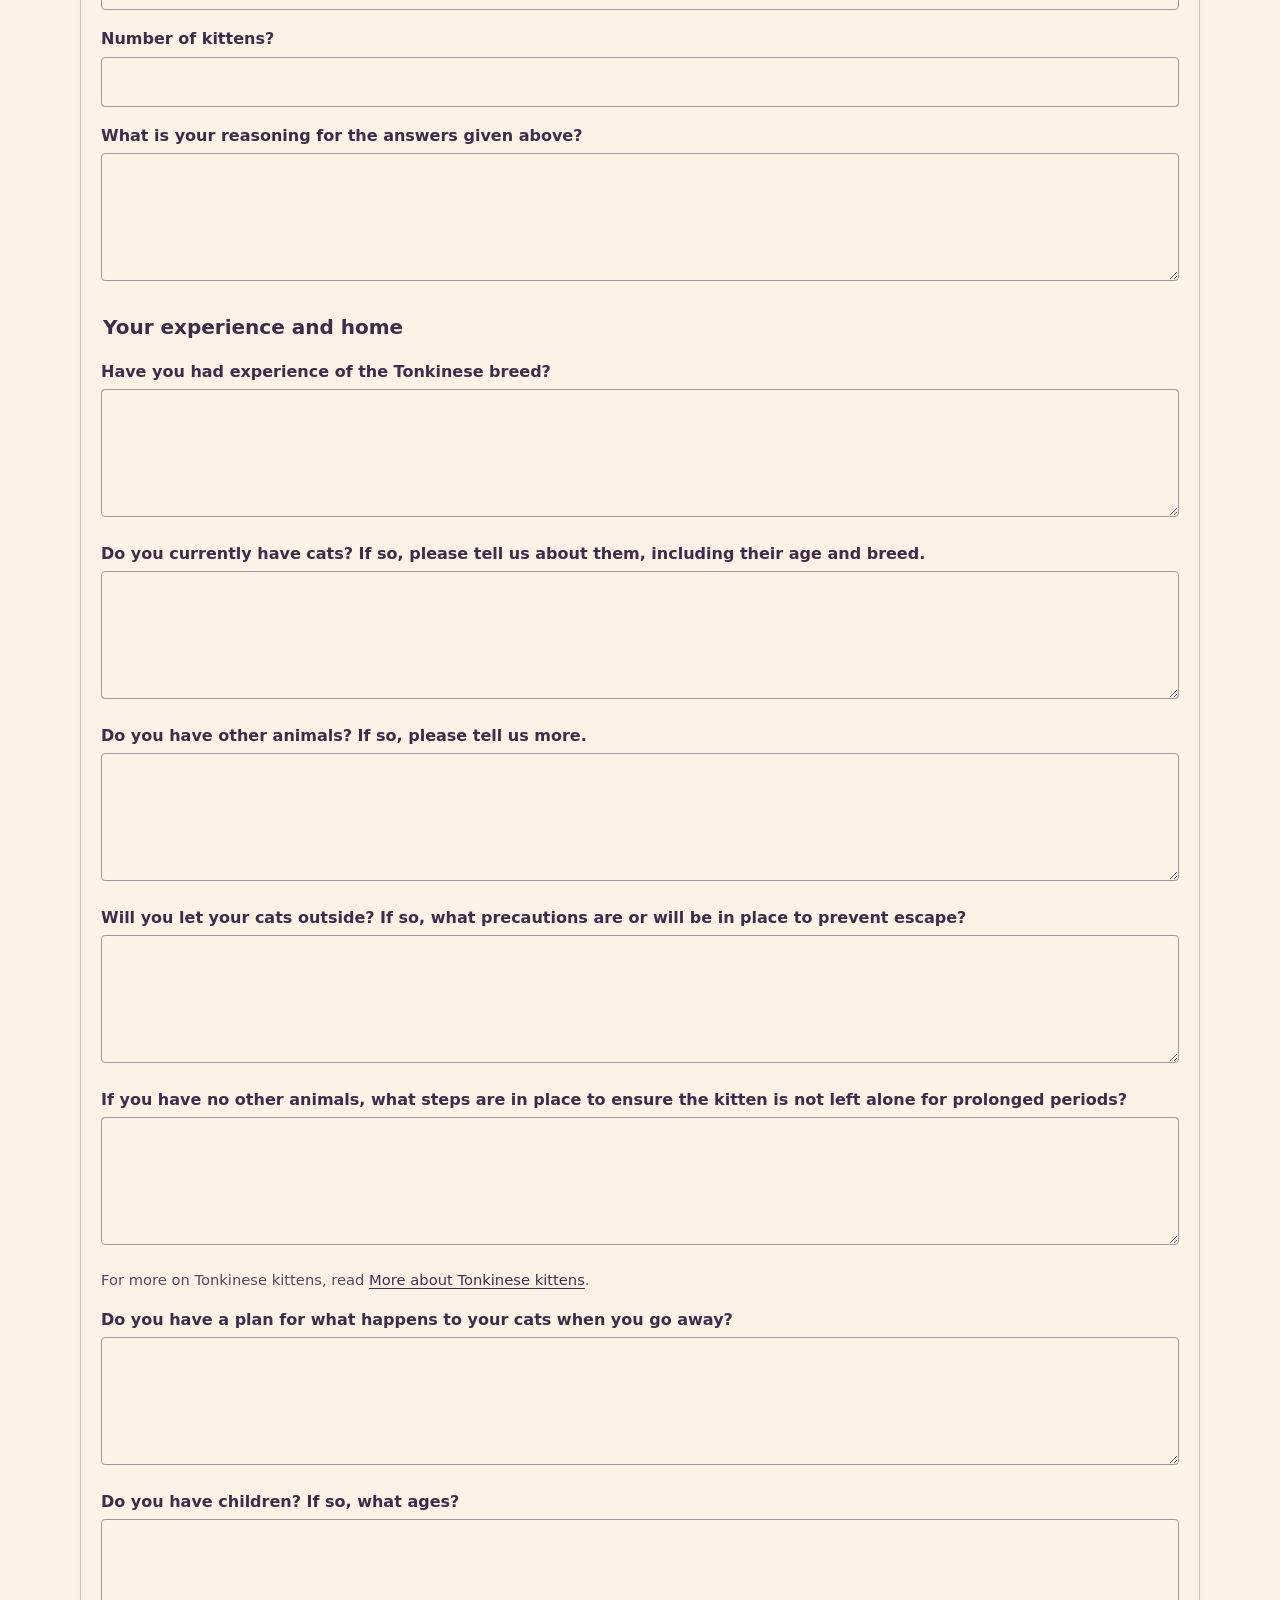
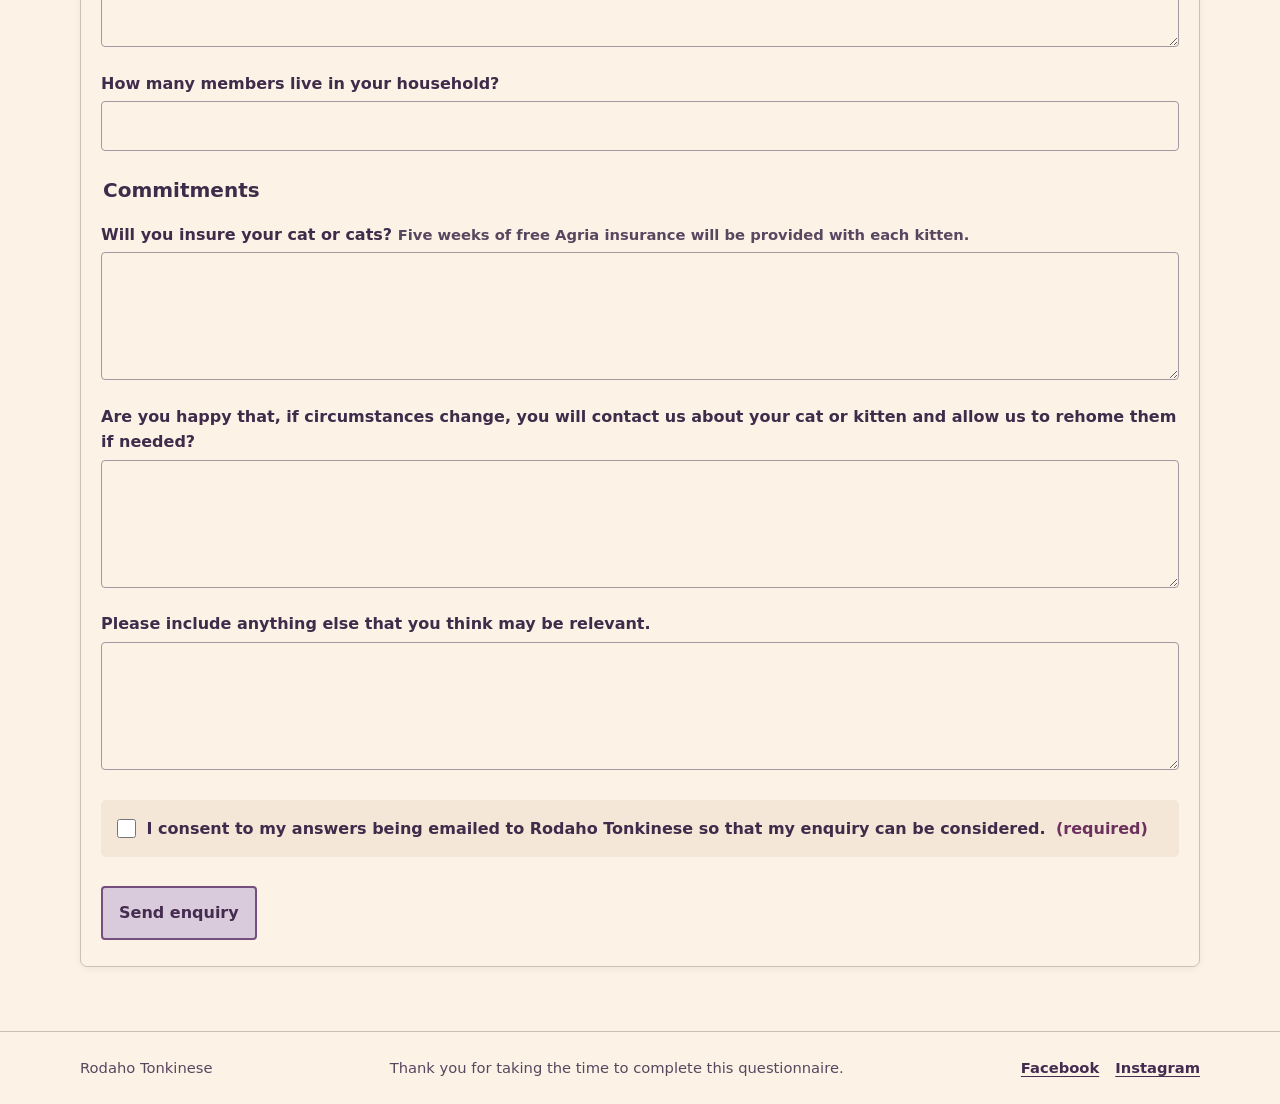
<file: enquiry.html>
<!doctype html>
<html lang="en-GB">
<head>
  <meta charset="utf-8">
  <meta name="viewport" content="width=device-width, initial-scale=1">
  <meta name="description" content="Complete the Rodaho Tonkinese Kitten Enquiries questionnaire to help us understand your home, experience, and the kitten you are looking for.">
  <meta name="author" content="Rodaho Tonkinese">
  <meta name="robots" content="index,follow">
  <link rel="canonical" href="https://rodaho.co.uk/enquiry.html">
  <meta property="og:locale" content="en_GB"><meta property="og:type" content="website"><meta property="og:site_name" content="Rodaho Tonkinese"><meta property="og:title" content="Kitten Enquiries Questionnaire | Rodaho"><meta property="og:description" content="Tell us about your home and the Tonkinese kitten you are looking for."><meta property="og:url" content="https://rodaho.co.uk/enquiry.html"><meta name="twitter:card" content="summary">
  <title>Kitten Enquiries Questionnaire | Rodaho Tonkinese</title>
  <link rel="stylesheet" href="styles.css">
</head>
<body>
  <a class="skip-link" href="#main">Skip to main content</a>
  <header class="site-header"><div class="bar"><a class="brand" href="index.html">RODAHO <span>TONKINESE</span></a><nav aria-label="Main navigation"><ul><li><a href="about-us.html">About us</a></li><li><a href="breeding-queens.html">Queens</a></li><li><details class="nav-dropdown"><summary>Previous kittens</summary><ul><li><a href="moana-kittens.html">Moana's kittens</a></li><li><a href="nessa-kittens.html">Nessa's kittens</a></li></ul></details></li><li><details class="nav-dropdown"><summary>Guidance</summary><ul><li><a href="kitten-introductions.html">Kitten Introduction Guidance</a></li><li><a href="colours-coats.html">Colours &amp; coats</a></li></ul></details></li><li><a aria-current="page" href="enquiry.html">Kitten Enquiries</a></li><li><a href="contract.html">Contract</a></li></ul></nav></div></header>
  <main id="main">
    <p class="eyebrow">Future homes</p>
    <h1>Kitten enquiries questionnaire</h1>
    <p class="lead">Thank you for considering a Rodaho kitten. This questionnaire is a preliminary step in our conversation and helps us understand whether a kitten would suit your home and lifestyle.</p>
    <div class="notice"><p>There are no right or wrong answers. Please answer as fully and honestly as you can. Our kittens are raised as family members and we want to find them the very best homes.</p><p>Your answers are sent to Rodaho through Web3Forms, our form-delivery provider. Please review <a href="https://docs.web3forms.com/getting-started/faq">Web3Forms privacy information</a> before submitting.</p></div>
    <form id="kitten-enquiry-form" action="https://api.web3forms.com/submit" method="POST">
      <input type="hidden" name="access_key" value="1d288334-b3d0-4b6f-ae7d-4b0dea33fd44">
      <input type="hidden" name="subject" value="New Rodaho kitten enquiry">
      <input type="hidden" name="redirect" value="https://rodaho.co.uk/thank-you.html">
      <input class="honeypot" type="checkbox" name="botcheck" tabindex="-1" aria-hidden="true">
      <fieldset>
        <legend>About you</legend>
        <label for="name">Your name <span class="required">(required)</span></label><input id="name" name="name" autocomplete="name" required>
        <label for="address">Address</label><textarea id="address" name="Address" autocomplete="street-address"></textarea>
        <label for="phone">Phone</label><input id="phone" name="Phone" type="tel" autocomplete="tel">
        <label for="email">Email <span class="required">(required)</span></label><input id="email" name="email" type="email" autocomplete="email" required>
        <label for="occupation">Occupation</label><input id="occupation" name="Occupation" autocomplete="organization-title">
      </fieldset>
      <fieldset>
        <legend>Your kitten preferences</legend>
        <p class="helper">Preferences are welcome but cannot be guaranteed.</p>
        <label for="colour">Are you interested in a specific colour?</label><input id="colour" name="Preferred colour">
        <label for="sex">Are you interested in a specific sex?</label><input id="sex" name="Preferred sex">
        <label for="number">Number of kittens?</label><input id="number" name="Number of kittens" type="number" min="1" step="1">
        <label for="reasoning">What is your reasoning for the answers given above?</label><textarea id="reasoning" name="Reasoning for preferences"></textarea>
      </fieldset>
      <fieldset>
        <legend>Your experience and home</legend>
        <label for="tonkinese">Have you had experience of the Tonkinese breed?</label><textarea id="tonkinese" name="Tonkinese breed experience"></textarea>
        <label for="cats">Do you currently have cats? If so, please tell us about them, including their age and breed.</label><textarea id="cats" name="Current cats"></textarea>
        <label for="animals">Do you have other animals? If so, please tell us more.</label><textarea id="animals" name="Other animals"></textarea>
        <label for="outside">Will you let your cats outside? If so, what precautions are or will be in place to prevent escape?</label><textarea id="outside" name="Outdoor access and precautions"></textarea>
        <label for="company">If you have no other animals, what steps are in place to ensure the kitten is not left alone for prolonged periods?</label><textarea id="company" name="Kitten company arrangements"></textarea>
        <p class="helper">For more on Tonkinese kittens, read <a href="https://www.tonkinese.me/more-about-tonkinese-kittens.html">More about Tonkinese kittens</a>.</p>
        <label for="away">Do you have a plan for what happens to your cats when you go away?</label><textarea id="away" name="Care when away"></textarea>
        <label for="children">Do you have children? If so, what ages?</label><textarea id="children" name="Children and ages"></textarea>
        <label for="household">How many members live in your household?</label><input id="household" name="Number of household members" type="number" min="1" step="1">
      </fieldset>
      <fieldset>
        <legend>Commitments</legend>
        <label for="insurance">Will you insure your cat or cats? <span class="helper">Five weeks of free Agria insurance will be provided with each kitten.</span></label><textarea id="insurance" name="Insurance plans"></textarea>
        <label for="rehoming">Are you happy that, if circumstances change, you will contact us about your cat or kitten and allow us to rehome them if needed?</label><textarea id="rehoming" name="Agreement to contact breeder if circumstances change"></textarea>
        <label for="additional">Please include anything else that you think may be relevant.</label><textarea id="additional" name="message"></textarea>
      </fieldset>
      <label class="consent" for="consent"><input id="consent" name="Consent to email" type="checkbox" required> I consent to my answers being emailed to Rodaho Tonkinese so that my enquiry can be considered. <span class="required">(required)</span></label>
      <div class="captcha-wrap"><div class="h-captcha" data-captcha="true"></div></div>
      <button class="button" type="submit">Send enquiry</button>
    </form>
  </main>
  <footer class="site-footer"><div class="footer-inner"><span>Rodaho Tonkinese</span><span>Thank you for taking the time to complete this questionnaire.</span><span class="social-links"><a href="https://www.facebook.com/RodahoTonkinese/" rel="me noopener noreferrer" target="_blank">Facebook <span class="sr-only">(opens in a new tab)</span></a><a href="https://www.instagram.com/rodahotonkinese/" rel="me noopener noreferrer" target="_blank">Instagram <span class="sr-only">(opens in a new tab)</span></a></span></div></footer>
  <script src="https://web3forms.com/client/script.js" async defer></script>
  <script>
    document.getElementById("kitten-enquiry-form").addEventListener("submit", function (event) {
      const captcha = this.querySelector('textarea[name="h-captcha-response"]');
      if (!captcha || !captcha.value) {
        event.preventDefault();
        window.alert("Please complete the hCaptcha check before sending your enquiry.");
      }
    });
  </script>
</body>
</html>
</file>
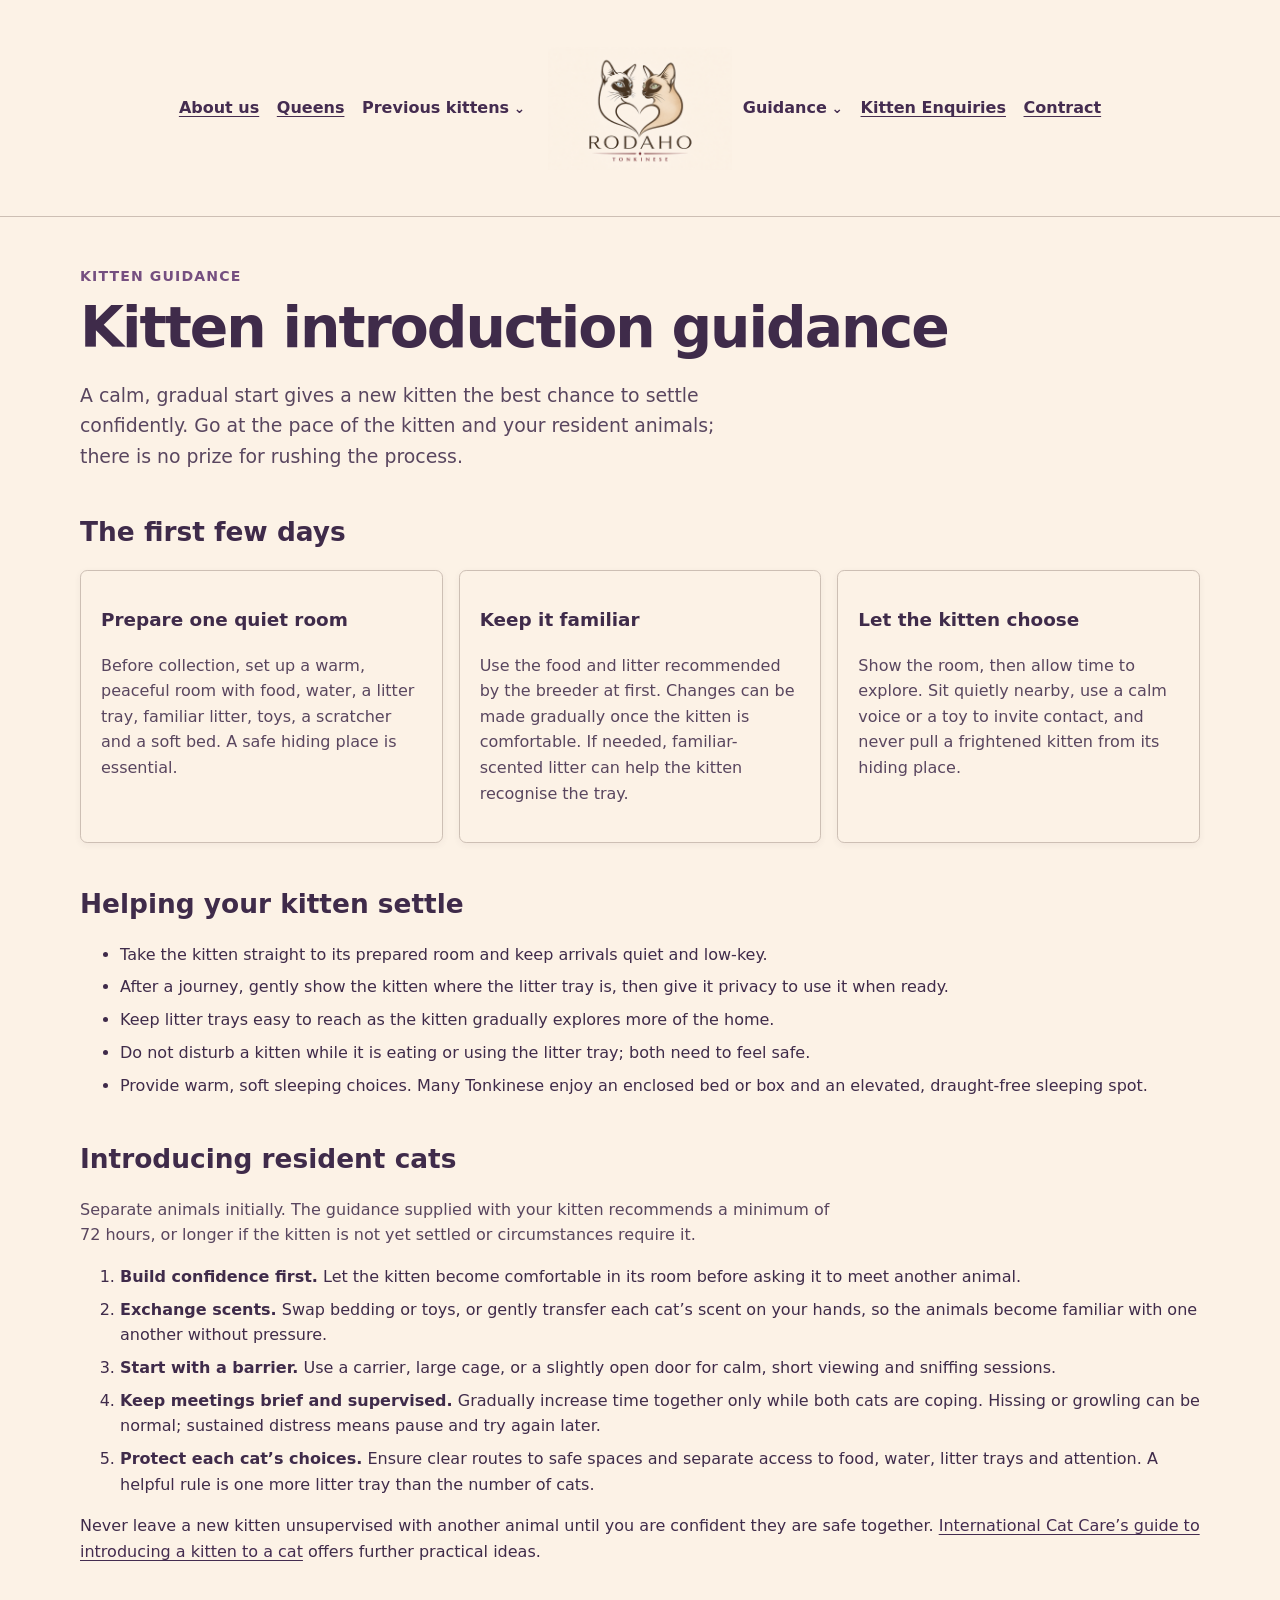
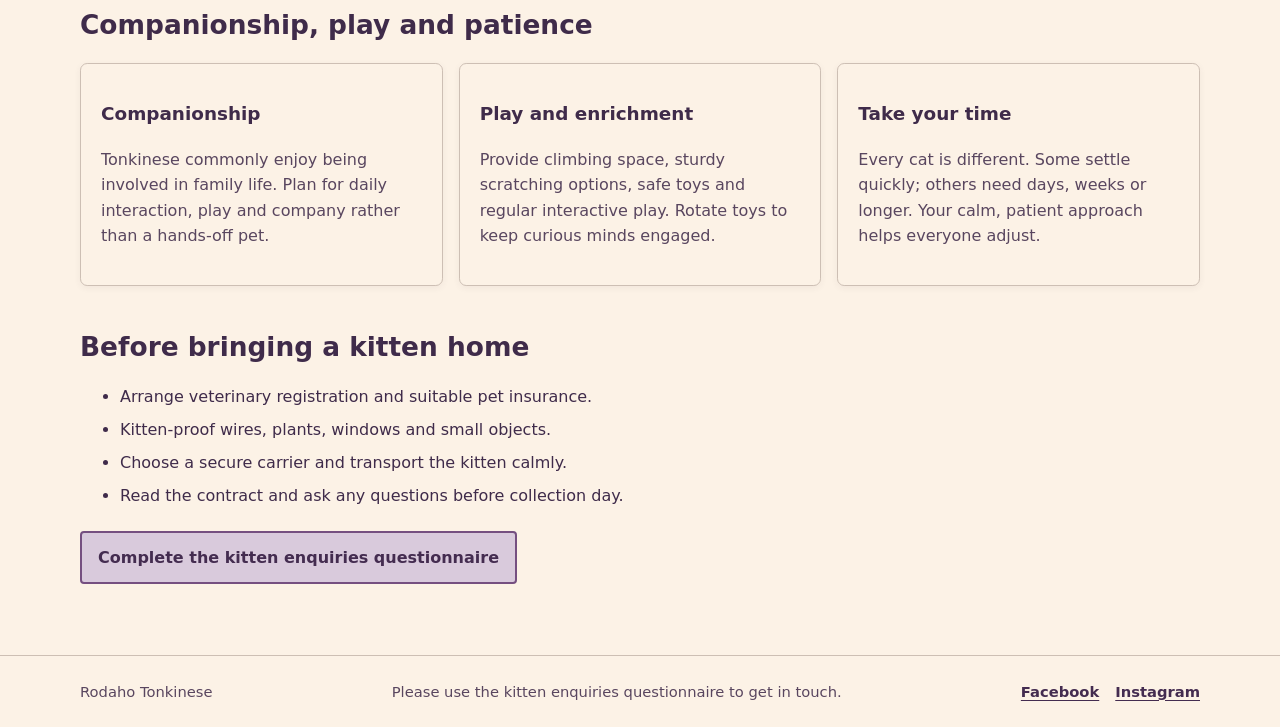
<file: kitten-introductions.html>
<!doctype html>
<html lang="en-GB">
<head>
  <meta charset="utf-8">
  <meta name="viewport" content="width=device-width, initial-scale=1">
  <meta name="description" content="Kitten introduction guidance for a calm, gradual start at home, including settling in, resources, and introducing a kitten to resident cats.">
  <meta name="author" content="Rodaho Tonkinese">
  <meta name="robots" content="index,follow">
  <link rel="canonical" href="https://rodaho.co.uk/kitten-introductions.html">
  <meta property="og:locale" content="en_GB"><meta property="og:type" content="website"><meta property="og:site_name" content="Rodaho Tonkinese"><meta property="og:title" content="Kitten Introduction Guidance | Preparing Your Home"><meta property="og:description" content="A calm, gradual guide to settling in a new kitten and introducing resident cats."><meta property="og:url" content="https://rodaho.co.uk/kitten-introductions.html"><meta name="twitter:card" content="summary">
  <title>Kitten Introduction Guidance | Preparing Your Home | Rodaho</title>
  <link rel="stylesheet" href="styles.css">
</head>
<body>
  <a class="skip-link" href="#main">Skip to main content</a>
  <header class="site-header"><div class="bar"><a class="brand" href="index.html">RODAHO <span>TONKINESE</span></a><nav aria-label="Main navigation"><ul><li><a href="about-us.html">About us</a></li><li><a href="breeding-queens.html">Queens</a></li><li><details class="nav-dropdown"><summary>Previous kittens</summary><ul><li><a href="moana-kittens.html">Moana's kittens</a></li><li><a href="nessa-kittens.html">Nessa's kittens</a></li></ul></details></li><li><details class="nav-dropdown"><summary>Guidance</summary><ul><li><a aria-current="page" href="kitten-introductions.html">Kitten Introduction Guidance</a></li><li><a href="colours-coats.html">Colours &amp; coats</a></li></ul></details></li><li><a href="enquiry.html">Kitten Enquiries</a></li><li><a href="contract.html">Contract</a></li></ul></nav></div></header>
  <main id="main">
    <p class="eyebrow">Kitten guidance</p>
    <h1>Kitten introduction guidance</h1>
    <p class="lead">A calm, gradual start gives a new kitten the best chance to settle confidently. Go at the pace of the kitten and your resident animals; there is no prize for rushing the process.</p>

    <section aria-labelledby="first-days"><h2 id="first-days">The first few days</h2><div class="grid"><article class="card"><h3>Prepare one quiet room</h3><p>Before collection, set up a warm, peaceful room with food, water, a litter tray, familiar litter, toys, a scratcher and a soft bed. A safe hiding place is essential.</p></article><article class="card"><h3>Keep it familiar</h3><p>Use the food and litter recommended by the breeder at first. Changes can be made gradually once the kitten is comfortable. If needed, familiar-scented litter can help the kitten recognise the tray.</p></article><article class="card"><h3>Let the kitten choose</h3><p>Show the room, then allow time to explore. Sit quietly nearby, use a calm voice or a toy to invite contact, and never pull a frightened kitten from its hiding place.</p></article></div></section>

    <section aria-labelledby="settling"><h2 id="settling">Helping your kitten settle</h2><ul class="list-tight"><li>Take the kitten straight to its prepared room and keep arrivals quiet and low-key.</li><li>After a journey, gently show the kitten where the litter tray is, then give it privacy to use it when ready.</li><li>Keep litter trays easy to reach as the kitten gradually explores more of the home.</li><li>Do not disturb a kitten while it is eating or using the litter tray; both need to feel safe.</li><li>Provide warm, soft sleeping choices. Many Tonkinese enjoy an enclosed bed or box and an elevated, draught-free sleeping spot.</li></ul></section>

    <section aria-labelledby="resident-cats"><h2 id="resident-cats">Introducing resident cats</h2><p class="section-intro">Separate animals initially. The guidance supplied with your kitten recommends a minimum of 72 hours, or longer if the kitten is not yet settled or circumstances require it.</p><ol class="list-tight"><li><strong>Build confidence first.</strong> Let the kitten become comfortable in its room before asking it to meet another animal.</li><li><strong>Exchange scents.</strong> Swap bedding or toys, or gently transfer each cat’s scent on your hands, so the animals become familiar with one another without pressure.</li><li><strong>Start with a barrier.</strong> Use a carrier, large cage, or a slightly open door for calm, short viewing and sniffing sessions.</li><li><strong>Keep meetings brief and supervised.</strong> Gradually increase time together only while both cats are coping. Hissing or growling can be normal; sustained distress means pause and try again later.</li><li><strong>Protect each cat’s choices.</strong> Ensure clear routes to safe spaces and separate access to food, water, litter trays and attention. A helpful rule is one more litter tray than the number of cats.</li></ol><p>Never leave a new kitten unsupervised with another animal until you are confident they are safe together. <a href="https://icatcare.org/advice/how-introduce-kitten-cat/">International Cat Care’s guide to introducing a kitten to a cat</a> offers further practical ideas.</p></section>

    <section aria-labelledby="good-match"><h2 id="good-match">Companionship, play and patience</h2><div class="grid"><article class="card"><h3>Companionship</h3><p>Tonkinese commonly enjoy being involved in family life. Plan for daily interaction, play and company rather than a hands-off pet.</p></article><article class="card"><h3>Play and enrichment</h3><p>Provide climbing space, sturdy scratching options, safe toys and regular interactive play. Rotate toys to keep curious minds engaged.</p></article><article class="card"><h3>Take your time</h3><p>Every cat is different. Some settle quickly; others need days, weeks or longer. Your calm, patient approach helps everyone adjust.</p></article></div></section>

    <section aria-labelledby="before-home"><h2 id="before-home">Before bringing a kitten home</h2><ul class="list-tight"><li>Arrange veterinary registration and suitable pet insurance.</li><li>Kitten-proof wires, plants, windows and small objects.</li><li>Choose a secure carrier and transport the kitten calmly.</li><li>Read the contract and ask any questions before collection day.</li></ul></section>
    <a class="button" href="enquiry.html">Complete the kitten enquiries questionnaire</a>
  </main>
  <footer class="site-footer"><div class="footer-inner"><span>Rodaho Tonkinese</span><span>Please use the kitten enquiries questionnaire to get in touch.</span><span class="social-links"><a href="https://www.facebook.com/RodahoTonkinese/" rel="me noopener noreferrer" target="_blank">Facebook <span class="sr-only">(opens in a new tab)</span></a><a href="https://www.instagram.com/rodahotonkinese/" rel="me noopener noreferrer" target="_blank">Instagram <span class="sr-only">(opens in a new tab)</span></a></span></div></footer>
</body>
</html>
</file>
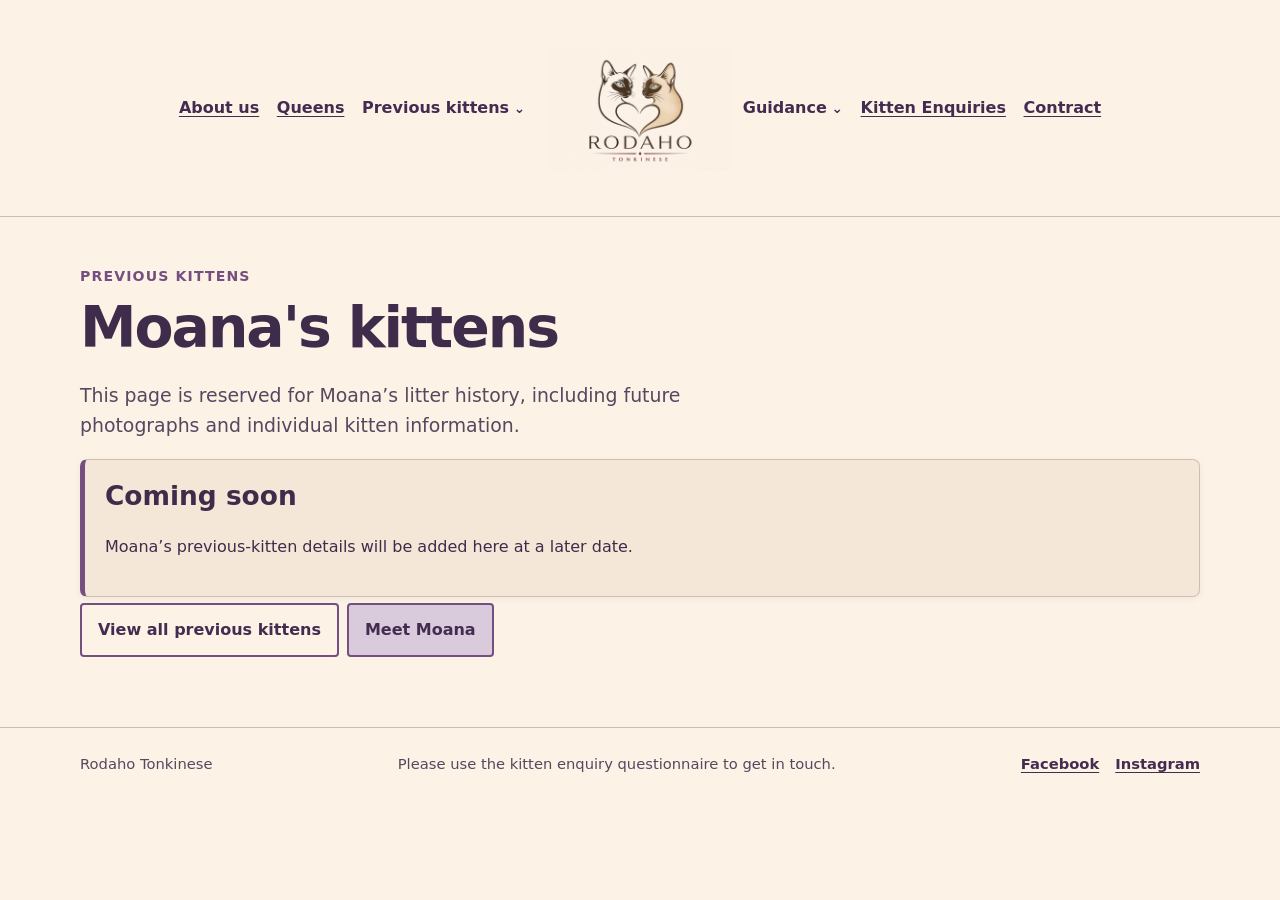
<file: moana-kittens.html>
<!doctype html>
<html lang="en-GB">
<head>
  <meta charset="utf-8"><meta name="viewport" content="width=device-width, initial-scale=1">
  <meta name="description" content="Previous kittens from Moana at Rodaho Tonkinese. Litter details and photographs will be added here.">
  <meta name="author" content="Rodaho Tonkinese"><meta name="robots" content="index,follow"><link rel="canonical" href="https://rodaho.co.uk/moana-kittens.html">
  <meta property="og:locale" content="en_GB"><meta property="og:type" content="website"><meta property="og:site_name" content="Rodaho Tonkinese"><meta property="og:title" content="Moana's Previous Kittens | Rodaho Tonkinese"><meta property="og:description" content="Previous kittens from Moana at Rodaho Tonkinese."><meta property="og:url" content="https://rodaho.co.uk/moana-kittens.html"><meta name="twitter:card" content="summary">
  <title>Moana's Previous Kittens | Rodaho Tonkinese</title><link rel="stylesheet" href="styles.css">
</head>
<body>
  <a class="skip-link" href="#main">Skip to main content</a>
  <header class="site-header"><div class="bar"><a class="brand" href="index.html">RODAHO <span>TONKINESE</span></a><nav aria-label="Main navigation"><ul><li><a href="about-us.html">About us</a></li><li><a href="breeding-queens.html">Queens</a></li><li><details class="nav-dropdown"><summary>Previous kittens</summary><ul><li><a aria-current="page" href="moana-kittens.html">Moana's kittens</a></li><li><a href="nessa-kittens.html">Nessa's kittens</a></li></ul></details></li><li><details class="nav-dropdown"><summary>Guidance</summary><ul><li><a href="kitten-introductions.html">Kitten Introduction Guidance</a></li><li><a href="colours-coats.html">Colours &amp; coats</a></li></ul></details></li><li><a href="enquiry.html">Kitten Enquiries</a></li><li><a href="contract.html">Contract</a></li></ul></nav></div></header>
  <main id="main"><p class="eyebrow">Previous kittens</p><h1>Moana's kittens</h1><p class="lead">This page is reserved for Moana’s litter history, including future photographs and individual kitten information.</p><section class="notice"><h2>Coming soon</h2><p>Moana’s previous-kitten details will be added here at a later date.</p></section><a class="button secondary" href="previous-kittens.html">View all previous kittens</a><a class="button" href="breeding-queens.html#moana">Meet Moana</a></main>
  <footer class="site-footer"><div class="footer-inner"><span>Rodaho Tonkinese</span><span>Please use the kitten enquiry questionnaire to get in touch.</span><span class="social-links"><a href="https://www.facebook.com/RodahoTonkinese/" rel="me noopener noreferrer" target="_blank">Facebook <span class="sr-only">(opens in a new tab)</span></a><a href="https://www.instagram.com/rodahotonkinese/" rel="me noopener noreferrer" target="_blank">Instagram <span class="sr-only">(opens in a new tab)</span></a></span></div></footer>
</body>
</html>
</file>
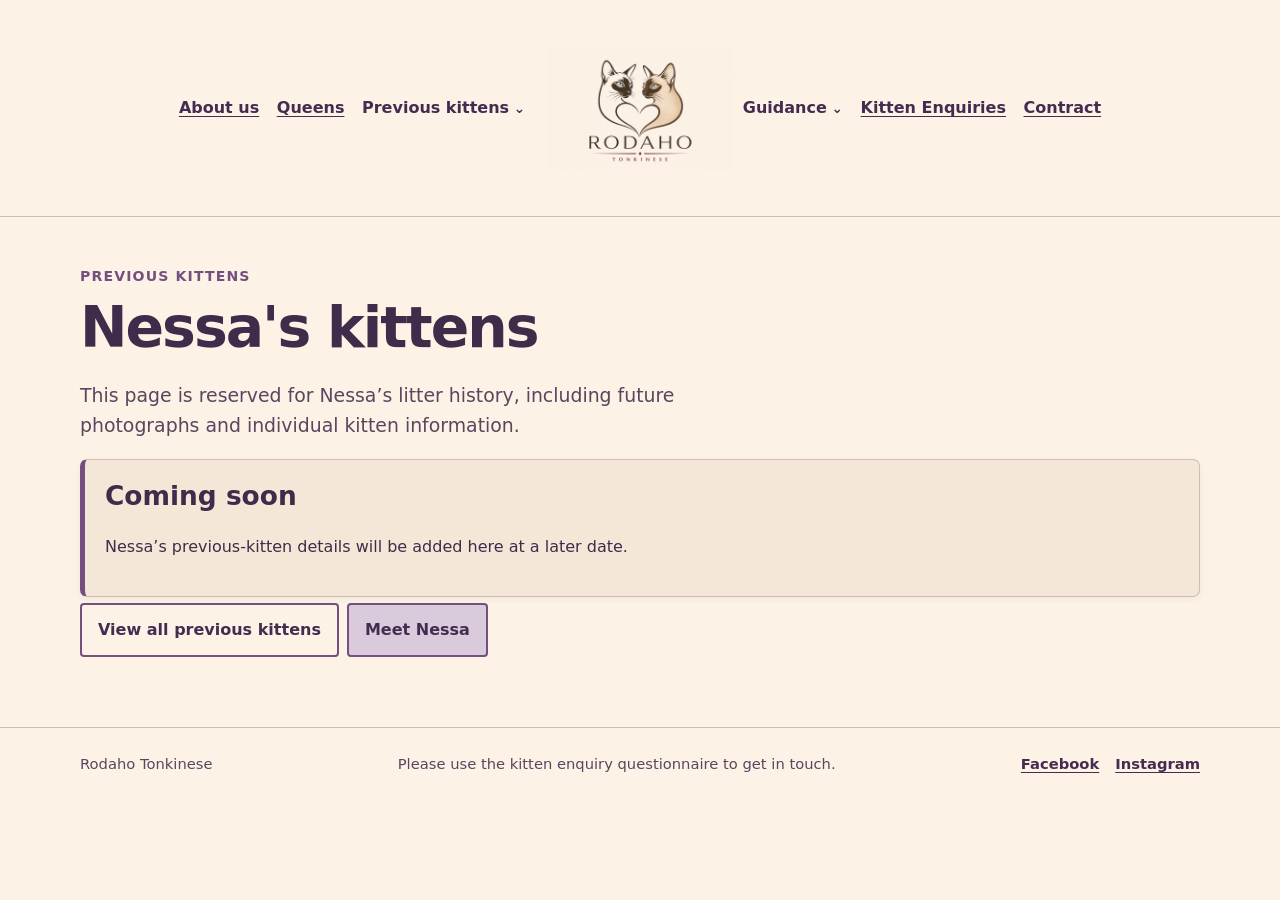
<file: nessa-kittens.html>
<!doctype html>
<html lang="en-GB">
<head>
  <meta charset="utf-8"><meta name="viewport" content="width=device-width, initial-scale=1">
  <meta name="description" content="Previous kittens from Nessa at Rodaho Tonkinese. Litter details and photographs will be added here.">
  <meta name="author" content="Rodaho Tonkinese"><meta name="robots" content="index,follow"><link rel="canonical" href="https://rodaho.co.uk/nessa-kittens.html">
  <meta property="og:locale" content="en_GB"><meta property="og:type" content="website"><meta property="og:site_name" content="Rodaho Tonkinese"><meta property="og:title" content="Nessa's Previous Kittens | Rodaho Tonkinese"><meta property="og:description" content="Previous kittens from Nessa at Rodaho Tonkinese."><meta property="og:url" content="https://rodaho.co.uk/nessa-kittens.html"><meta name="twitter:card" content="summary">
  <title>Nessa's Previous Kittens | Rodaho Tonkinese</title><link rel="stylesheet" href="styles.css">
</head>
<body>
  <a class="skip-link" href="#main">Skip to main content</a>
  <header class="site-header"><div class="bar"><a class="brand" href="index.html">RODAHO <span>TONKINESE</span></a><nav aria-label="Main navigation"><ul><li><a href="about-us.html">About us</a></li><li><a href="breeding-queens.html">Queens</a></li><li><details class="nav-dropdown"><summary>Previous kittens</summary><ul><li><a href="moana-kittens.html">Moana's kittens</a></li><li><a aria-current="page" href="nessa-kittens.html">Nessa's kittens</a></li></ul></details></li><li><details class="nav-dropdown"><summary>Guidance</summary><ul><li><a href="kitten-introductions.html">Kitten Introduction Guidance</a></li><li><a href="colours-coats.html">Colours &amp; coats</a></li></ul></details></li><li><a href="enquiry.html">Kitten Enquiries</a></li><li><a href="contract.html">Contract</a></li></ul></nav></div></header>
  <main id="main"><p class="eyebrow">Previous kittens</p><h1>Nessa's kittens</h1><p class="lead">This page is reserved for Nessa’s litter history, including future photographs and individual kitten information.</p><section class="notice"><h2>Coming soon</h2><p>Nessa’s previous-kitten details will be added here at a later date.</p></section><a class="button secondary" href="previous-kittens.html">View all previous kittens</a><a class="button" href="breeding-queens.html#nessa">Meet Nessa</a></main>
  <footer class="site-footer"><div class="footer-inner"><span>Rodaho Tonkinese</span><span>Please use the kitten enquiry questionnaire to get in touch.</span><span class="social-links"><a href="https://www.facebook.com/RodahoTonkinese/" rel="me noopener noreferrer" target="_blank">Facebook <span class="sr-only">(opens in a new tab)</span></a><a href="https://www.instagram.com/rodahotonkinese/" rel="me noopener noreferrer" target="_blank">Instagram <span class="sr-only">(opens in a new tab)</span></a></span></div></footer>
</body>
</html>
</file>
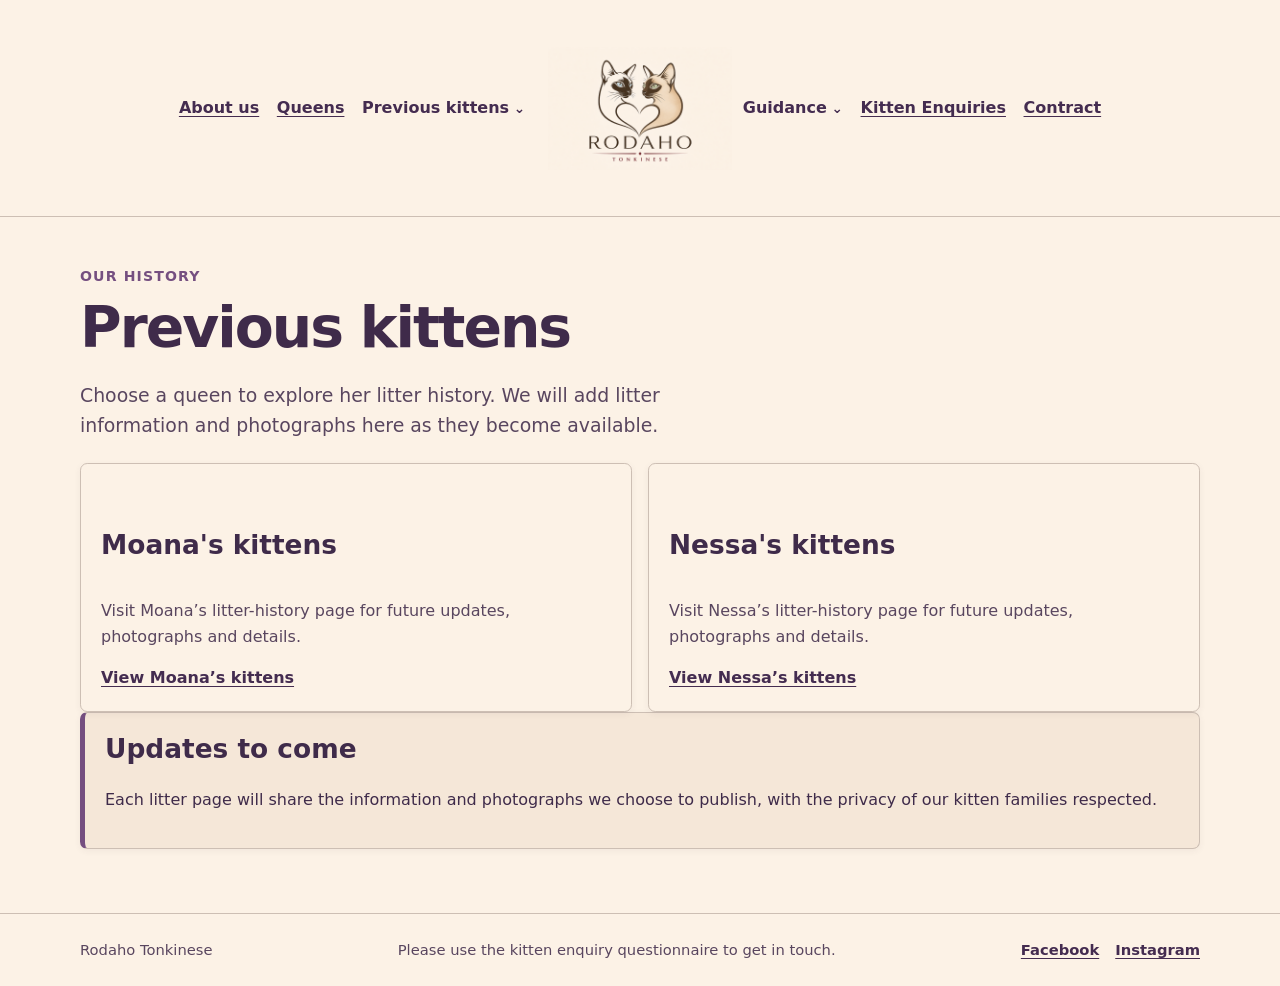
<file: previous-kittens.html>
<!doctype html>
<html lang="en-GB">
<head>
  <meta charset="utf-8">
  <meta name="viewport" content="width=device-width, initial-scale=1">
  <meta name="description" content="Explore previous Rodaho Tonkinese kittens by queen, with individual litter-history pages for Moana and Nessa.">
  <meta name="author" content="Rodaho Tonkinese"><meta name="robots" content="index,follow">
  <link rel="canonical" href="https://rodaho.co.uk/previous-kittens.html">
  <meta property="og:locale" content="en_GB"><meta property="og:type" content="website"><meta property="og:site_name" content="Rodaho Tonkinese"><meta property="og:title" content="Previous Tonkinese Kittens | Rodaho"><meta property="og:description" content="Explore previous Rodaho Tonkinese kittens by queen."><meta property="og:url" content="https://rodaho.co.uk/previous-kittens.html"><meta name="twitter:card" content="summary">
  <title>Previous Tonkinese Kittens | Rodaho</title><link rel="stylesheet" href="styles.css">
</head>
<body>
  <a class="skip-link" href="#main">Skip to main content</a>
  <header class="site-header"><div class="bar"><a class="brand" href="index.html">RODAHO <span>TONKINESE</span></a><nav aria-label="Main navigation"><ul><li><a href="about-us.html">About us</a></li><li><a href="breeding-queens.html">Queens</a></li><li><details class="nav-dropdown"><summary>Previous kittens</summary><ul><li><a href="moana-kittens.html">Moana's kittens</a></li><li><a href="nessa-kittens.html">Nessa's kittens</a></li></ul></details></li><li><details class="nav-dropdown"><summary>Guidance</summary><ul><li><a href="kitten-introductions.html">Kitten Introduction Guidance</a></li><li><a href="colours-coats.html">Colours &amp; coats</a></li></ul></details></li><li><a href="enquiry.html">Kitten Enquiries</a></li><li><a href="contract.html">Contract</a></li></ul></nav></div></header>
  <main id="main">
    <p class="eyebrow">Our history</p><h1>Previous kittens</h1>
    <p class="lead">Choose a queen to explore her litter history. We will add litter information and photographs here as they become available.</p>
    <div class="grid" aria-label="Choose a queen"><article class="card"><h2>Moana's kittens</h2><p>Visit Moana’s litter-history page for future updates, photographs and details.</p><a href="moana-kittens.html">View Moana’s kittens</a></article><article class="card"><h2>Nessa's kittens</h2><p>Visit Nessa’s litter-history page for future updates, photographs and details.</p><a href="nessa-kittens.html">View Nessa’s kittens</a></article></div>
    <section class="notice"><h2>Updates to come</h2><p>Each litter page will share the information and photographs we choose to publish, with the privacy of our kitten families respected.</p></section>
  </main>
  <footer class="site-footer"><div class="footer-inner"><span>Rodaho Tonkinese</span><span>Please use the kitten enquiry questionnaire to get in touch.</span><span class="social-links"><a href="https://www.facebook.com/RodahoTonkinese/" rel="me noopener noreferrer" target="_blank">Facebook <span class="sr-only">(opens in a new tab)</span></a><a href="https://www.instagram.com/rodahotonkinese/" rel="me noopener noreferrer" target="_blank">Instagram <span class="sr-only">(opens in a new tab)</span></a></span></div></footer>
</body>
</html>
</file>
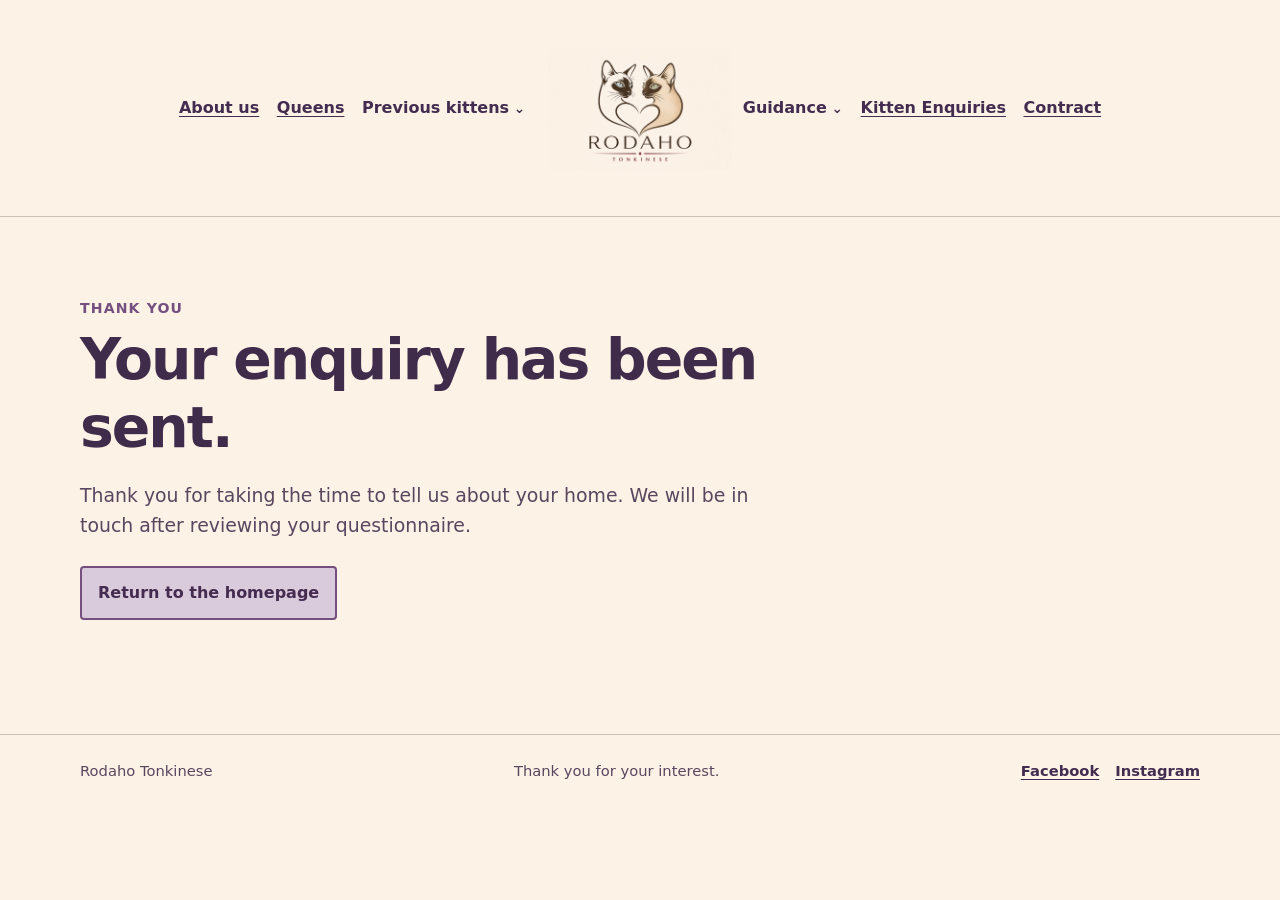
<file: thank-you.html>
<!doctype html>
<html lang="en-GB"><head><meta charset="utf-8"><meta name="viewport" content="width=device-width, initial-scale=1"><meta name="robots" content="noindex,follow"><link rel="canonical" href="https://rodaho.co.uk/thank-you.html"><title>Thank You | Rodaho Tonkinese</title><link rel="stylesheet" href="styles.css"></head><body>
<a class="skip-link" href="#main">Skip to main content</a><header class="site-header"><div class="bar"><a class="brand" href="index.html">RODAHO <span>TONKINESE</span></a><nav aria-label="Main navigation"><ul><li><a href="about-us.html">About us</a></li><li><a href="breeding-queens.html">Queens</a></li><li><details class="nav-dropdown"><summary>Previous kittens</summary><ul><li><a href="moana-kittens.html">Moana's kittens</a></li><li><a href="nessa-kittens.html">Nessa's kittens</a></li></ul></details></li><li><details class="nav-dropdown"><summary>Guidance</summary><ul><li><a href="kitten-introductions.html">Kitten Introduction Guidance</a></li><li><a href="colours-coats.html">Colours &amp; coats</a></li></ul></details></li><li><a href="enquiry.html">Kitten Enquiries</a></li><li><a href="contract.html">Contract</a></li></ul></nav></div></header>
<main id="main"><section class="hero"><p class="eyebrow">Thank you</p><h1>Your enquiry has been sent.</h1><p class="lead">Thank you for taking the time to tell us about your home. We will be in touch after reviewing your questionnaire.</p><a class="button" href="index.html">Return to the homepage</a></section></main><footer class="site-footer"><div class="footer-inner"><span>Rodaho Tonkinese</span><span>Thank you for your interest.</span><span class="social-links"><a href="https://www.facebook.com/RodahoTonkinese/" rel="me noopener noreferrer" target="_blank">Facebook <span class="sr-only">(opens in a new tab)</span></a><a href="https://www.instagram.com/rodahotonkinese/" rel="me noopener noreferrer" target="_blank">Instagram <span class="sr-only">(opens in a new tab)</span></a></span></div></footer></body></html>
</file>
<file: styles.css>
:root {
  --ink: #3f2b4a;
  --muted: #59465f;
  --paper: #fcf2e6;
  --surface: #fcf2e6;
  --warm: #f5e7d8;
  --accent: #754f80;
  --accent-dark: #442c50;
  --line: #cdbfb4;
  --focus: #704187;
}

* { box-sizing: border-box; }

html { scroll-behavior: smooth; }

body {
  margin: 0;
  color: var(--ink);
  background: var(--paper);
  font: 1rem/1.6 system-ui, -apple-system, BlinkMacSystemFont, "Segoe UI", sans-serif;
}

a { color: var(--accent-dark); text-underline-offset: .18em; }
a:hover { color: var(--accent); }
a:focus-visible, button:focus-visible, input:focus-visible, textarea:focus-visible, select:focus-visible, summary:focus-visible {
  outline: 3px solid var(--focus);
  outline-offset: 3px;
}

.skip-link {
  position: absolute;
  left: 1rem;
  top: -4rem;
  z-index: 10;
  padding: .65rem 1rem;
  color: #fbf7f2;
  background: var(--focus);
}
.skip-link:focus { top: 1rem; }

.site-header { background: var(--surface); border-bottom: 1px solid var(--line); }
.bar, main, .footer-inner { width: min(100% - 2rem, 70rem); margin: auto; }
.bar { display: flex; align-items: center; justify-content: space-between; gap: 1rem; padding: 1rem 0; }
.site-header .bar { position: relative; display: flex; width: min(100% - 2rem, 90rem); min-height: 13.5rem; margin: auto; }
.site-header nav { width: 100%; }
.brand { position: absolute; z-index: 1; top: 50%; left: 50%; display: inline-block; width: 11.5rem; height: 11.5rem; overflow: hidden; background: url("assets/rodaho-logo.png") center / contain no-repeat; transform: translate(-50%, -50%); text-indent: -9999px; white-space: nowrap; text-decoration: none; }
nav > ul { display: flex; flex-wrap: wrap; justify-content: center; gap: .25rem .8rem; margin: 0; padding: 0; list-style: none; }
nav > ul > li:nth-child(3) { margin-right: 12.5rem; }
nav a { display: inline-block; padding: .35rem .15rem; font-weight: 650; text-decoration-thickness: 1px; }
nav a[aria-current="page"] { color: var(--accent); text-decoration-thickness: 3px; }
.nav-dropdown { position: relative; }
.nav-dropdown summary { padding: .35rem .15rem; color: var(--accent-dark); cursor: pointer; font-weight: 650; list-style: none; }
.nav-dropdown summary::-webkit-details-marker { display: none; }
.nav-dropdown summary::after { content: "⌄"; margin-left: .3rem; font-size: .85em; }
.nav-dropdown[open] summary::after { content: "⌃"; }
.nav-dropdown > ul { position: absolute; z-index: 5; top: calc(100% + .3rem); left: -.75rem; display: grid; min-width: 17rem; margin: 0; padding: .45rem .75rem; border: 1px solid var(--line); border-radius: .35rem; background: var(--surface); box-shadow: 0 5px 14px rgb(63 43 74 / 14%); list-style: none; }
.nav-dropdown > ul a { width: 100%; padding: .5rem 0; }

main { padding: 3rem 0 4rem; }
.hero { max-width: 47rem; padding: 2rem 0 2.75rem; }
.eyebrow { margin: 0 0 .35rem; color: var(--accent); font-size: .88rem; font-weight: 800; letter-spacing: .08em; text-transform: uppercase; }
h1, h2, h3 { color: var(--ink); line-height: 1.2; }
h1 { margin: 0 0 1rem; font-size: clamp(2rem, 5vw, 3.55rem); letter-spacing: -.035em; }
h2 { margin-top: 2.8rem; font-size: 1.65rem; }
h3 { margin-bottom: .35rem; font-size: 1.15rem; }
.lead { max-width: 42rem; color: var(--muted); font-size: 1.18rem; }
.button { display: inline-block; margin: .4rem .5rem .4rem 0; padding: .75rem 1rem; border: 2px solid var(--accent); border-radius: .25rem; color: var(--accent-dark); background: #d9cadc; font-weight: 750; text-decoration: none; }
.button:hover { border-color: var(--accent-dark); color: var(--accent-dark); background: #c7b1cd; }
.button.secondary { color: var(--accent-dark); background: transparent; }
.button.secondary:hover { color: var(--accent-dark); }

.grid { display: grid; grid-template-columns: repeat(auto-fit, minmax(15rem, 1fr)); gap: 1rem; margin-top: 1.4rem; }
.card, .notice, .table-wrap, form { padding: 1.25rem; border: 1px solid var(--line); border-radius: .45rem; background: var(--surface); box-shadow: 0 2px 7px rgb(63 43 74 / 6%); }
.card { display: flex; flex-direction: column; }
.card p { color: var(--muted); }
.card a { margin-top: auto; font-weight: 750; }
.notice { border-left: 5px solid var(--accent); background: var(--warm); }
.notice h2 { margin-top: 0; }
.list-tight li { margin-bottom: .45rem; }
.section-intro { max-width: 48rem; color: var(--muted); }

.queen-profiles { display: grid; gap: 2.5rem; margin: 2.2rem 0 3rem; }
.queen-profile { display: grid; grid-template-columns: minmax(15rem, .75fr) minmax(0, 1.25fr); gap: clamp(1.25rem, 4vw, 3.25rem); align-items: start; padding: 1.1rem; border: 1px solid var(--line); border-radius: .6rem; background: var(--surface); box-shadow: 0 2px 7px rgb(63 43 74 / 6%); }
.queen-profile-reverse .queen-photo { order: 2; }
.queen-profile-reverse .queen-copy { order: 1; }
.queen-photo { margin: 0; }
.queen-photo img { display: block; width: 100%; aspect-ratio: 4 / 5; object-fit: cover; border-radius: .35rem; }
.queen-photo figcaption { margin-top: .55rem; color: var(--muted); font-size: .9rem; font-weight: 750; text-align: center; }
.queen-copy h2 { margin: .1rem 0 .35rem; }
.queen-copy > .eyebrow { margin-bottom: .15rem; }
.queen-fact { margin: 0 0 1rem; color: var(--muted); font-weight: 750; }
.queen-detail { margin-top: 1.2rem; padding: 1rem 1.1rem; border-left: 4px solid var(--accent); border-radius: 0 .35rem .35rem 0; background: var(--warm); }
.queen-detail h3 { margin-top: 0; }
.queen-detail p:last-child { margin-bottom: 0; }
.health-detail { border-left-color: #5e4775; }

.term-grid { display: grid; grid-template-columns: repeat(3, 1fr); gap: .75rem; margin-top: 1rem; }
.term-grid div { padding: .8rem; border: 1px solid var(--line); border-radius: .3rem; background: rgb(252 242 230 / 74%); }
.term-grid strong, .term-grid span { display: block; }
.term-grid strong { color: var(--muted); font-size: .8rem; text-transform: uppercase; letter-spacing: .06em; }
.term-grid span { font-weight: 800; }
.coat-overview { display: grid; grid-template-columns: repeat(3, 1fr); gap: 1rem; margin-top: 1.4rem; }
.pattern-card { padding: 1.2rem; border: 1px solid var(--line); border-top: 6px solid var(--accent); border-radius: .45rem; background: var(--surface); }
.pattern-card.mink { border-top-color: #8b6595; }
.pattern-card.solid { border-top-color: #9a769f; }
.pattern-card h3 { margin-top: 0; }
.pattern-label { margin: 0 0 .7rem; color: var(--accent-dark); font-size: .85rem; font-weight: 850; letter-spacing: .05em; text-transform: uppercase; }
.pattern-label span { padding: .13rem .4rem; border-radius: 99px; color: white; background: var(--accent-dark); font-size: .75rem; }
.mink .pattern-label { color: #5f3e6d; }
.mink .pattern-label span { background: #5f3e6d; }
.solid .pattern-label { color: #684675; }
.solid .pattern-label span { background: #684675; }
.colour-pair-grid { display: grid; gap: 1rem; margin-top: 1.4rem; }
.colour-pair { display: grid; grid-template-columns: 3.2rem minmax(9rem, 1fr) 3.2rem minmax(9rem, 1fr); gap: .7rem; align-items: center; padding: 1rem; border: 1px solid var(--line); border-radius: .45rem; background: var(--surface); }
.colour-pair h3 { margin: 0; }
.colour-pair p { margin: .2rem 0 0; color: var(--muted); font-size: .93rem; }
.colour-swatch { width: 3.2rem; height: 3.2rem; border: 1px solid rgb(0 0 0 / 15%); border-radius: 50%; box-shadow: inset 0 0 0 .3rem rgb(255 255 255 / 30%); }
.brown { background: #4b2c20; }.blue { background: #7c8798; }.chocolate { background: #9a6545; }.lilac { background: #b7a2ad; }.cinnamon { background: #b96d47; }.fawn { background: #d6b893; }

.table-wrap { overflow-x: auto; padding: 0; }
table { width: 100%; border-collapse: collapse; background: var(--surface); }
th, td { padding: .85rem 1rem; border-bottom: 1px solid var(--line); text-align: left; vertical-align: top; }
th { background: var(--warm); }
tr:last-child td { border-bottom: 0; }

label { display: block; margin-top: 1rem; font-weight: 750; }
input, textarea, select { width: 100%; margin-top: .3rem; padding: .7rem; border: 1px solid #a797a3; border-radius: .25rem; color: var(--ink); background: #fcf2e6; font: inherit; }
textarea { min-height: 8rem; resize: vertical; }
fieldset { margin: 1.4rem 0; padding: 0; border: 0; }
legend { font-size: 1.25rem; font-weight: 800; }
.helper { color: var(--muted); font-size: .92rem; }
.required { color: #6c315d; }
.form-note { margin-bottom: 1.2rem; }
button { cursor: pointer; font: inherit; }
.consent { display: flex; align-items: flex-start; gap: .65rem; padding: 1rem; border-radius: .3rem; background: var(--warm); }
.consent input { width: 1.2rem; height: 1.2rem; flex: 0 0 auto; margin: .2rem 0 0; }
.honeypot { display: none; }
.captcha-wrap { margin-top: 1.4rem; }

.site-footer { border-top: 1px solid var(--line); background: var(--surface); }
.footer-inner { display: flex; flex-wrap: wrap; justify-content: space-between; gap: .5rem 2rem; padding: 1.5rem 0; color: var(--muted); font-size: .92rem; }
.social-links { display: flex; gap: 1rem; }
.social-links a { font-weight: 750; }
.sr-only { position: absolute; width: 1px; height: 1px; padding: 0; margin: -1px; overflow: hidden; clip: rect(0, 0, 0, 0); white-space: nowrap; border: 0; }

@media (max-width: 42rem) {
  .site-header .bar { display: flex; flex-direction: column; width: calc(100% - 2rem); min-height: 0; margin: auto; }
  .brand { position: static; width: 9.5rem; height: 9.5rem; transform: none; }
  nav > ul { justify-content: center; margin-top: .6rem; }
  nav > ul > li:nth-child(3) { margin-right: 0; }
  .nav-dropdown > ul { position: static; min-width: 0; margin-top: .25rem; box-shadow: none; }
  main { padding-top: 2rem; }
  .term-grid, .coat-overview { grid-template-columns: 1fr; }
  .colour-pair { grid-template-columns: 3.2rem 1fr; }
  .queen-profile { grid-template-columns: 1fr; }
  .queen-profile-reverse .queen-photo, .queen-profile-reverse .queen-copy { order: initial; }
  .queen-photo { max-width: 28rem; margin: 0 auto; }
}

@media print {
  .site-header, .site-footer, .skip-link, .button, .no-print { display: none; }
  body { background: white; font-size: 11pt; }
  main { width: 100%; padding: 0; }
  .card, .notice, form { box-shadow: none; }
}
</file>
